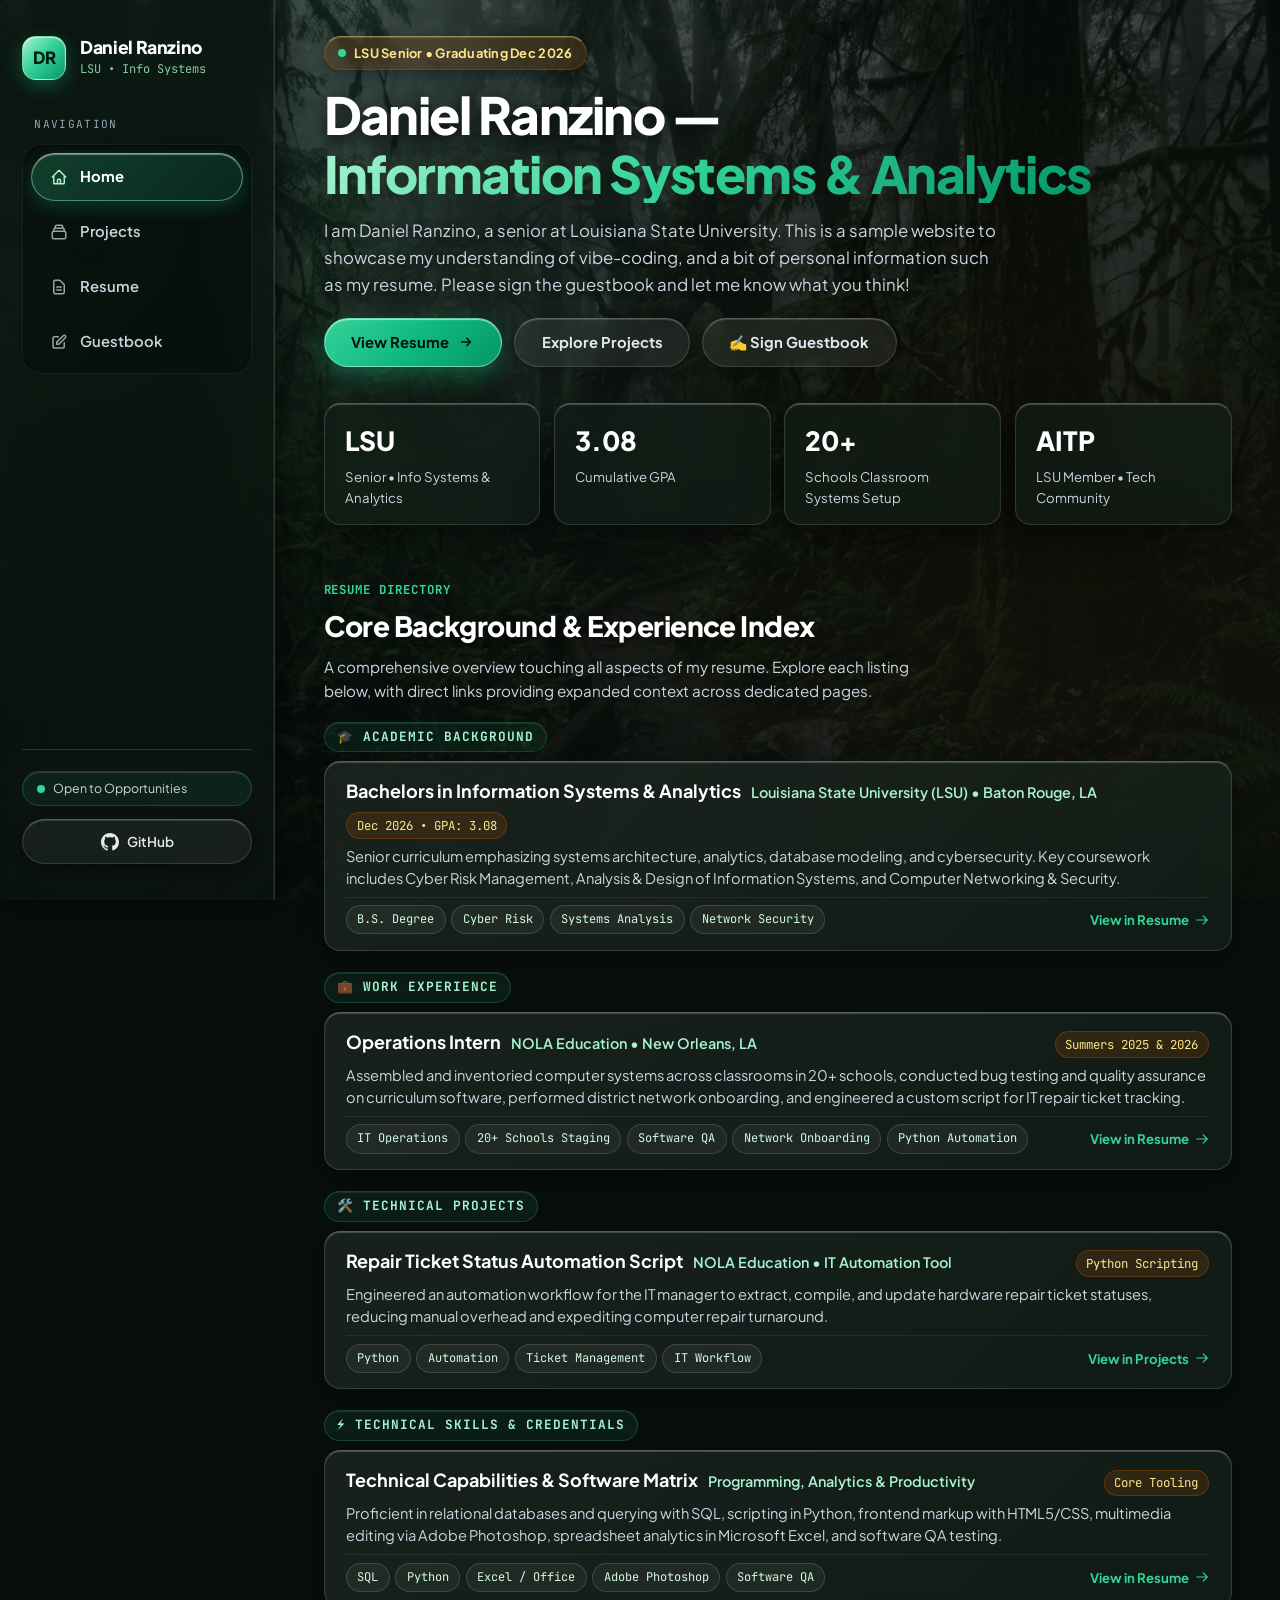
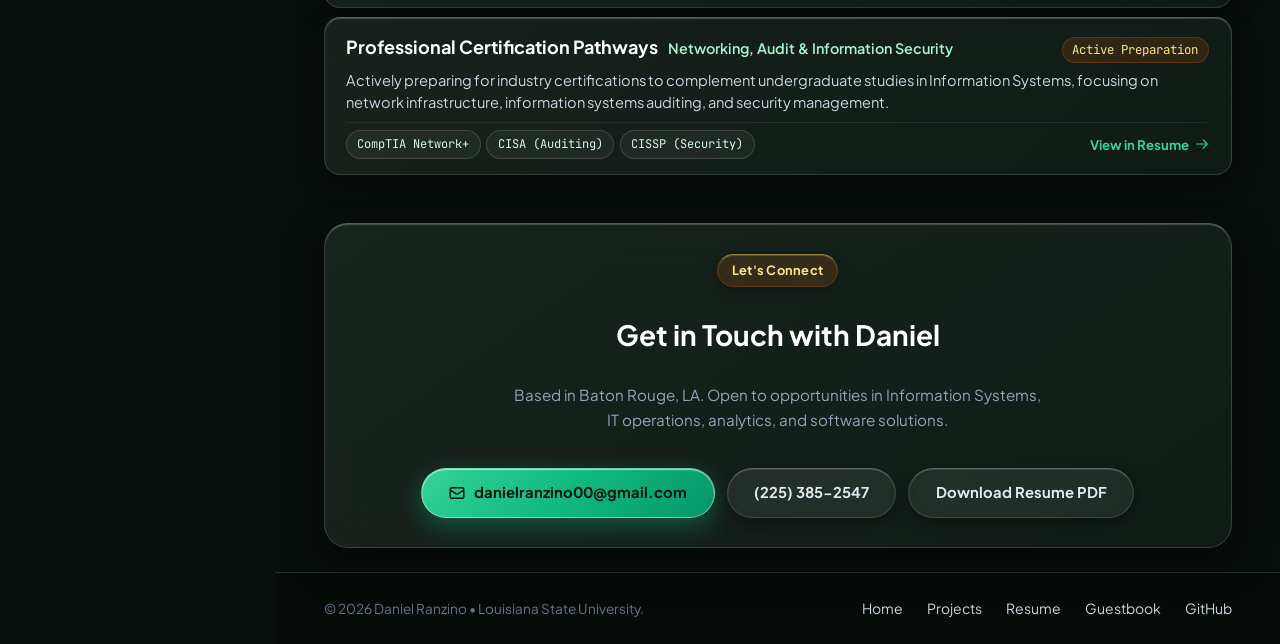
<file: index.html>
<!DOCTYPE html>
<html lang="en">
<head>
  <meta charset="UTF-8">
  <meta name="viewport" content="width=device-width, initial-scale=1.0">
  <meta name="description" content="Daniel Ranzino - Senior at Louisiana State University majoring in Information Systems and Analytics. Personal portfolio, resume, and vibe-coding projects.">
  <title>Daniel Ranzino | LSU Information Systems &amp; Analytics</title>
  <link rel="stylesheet" href="styles.css">
</head>
<body>
  <div class="app-layout">
    <!-- Enclosed Left-Hand Sidebar -->
    <aside class="app-sidebar">
      <div class="sidebar-inner">
        <div class="sidebar-top">
          <a href="index.html" class="brand-logo" id="brand-logo">
            <span class="logo-symbol">DR</span>
            <div class="brand-text">
              <span class="brand-name">Daniel Ranzino</span>
              <span class="brand-sub">LSU &bull; Info Systems</span>
            </div>
          </a>

          <div class="nav-section">
            <span class="nav-section-title">Navigation</span>
            <nav aria-label="Main Navigation" class="sidebar-nav">
              <ul class="nav-links">
                <li>
                  <a href="index.html" class="active" id="nav-home">
                    <svg fill="none" stroke="currentColor" stroke-width="2" viewBox="0 0 24 24"><path stroke-linecap="round" stroke-linejoin="round" d="M3 12l2-2m0 0l7-7 7 7M5 10v10a1 1 0 001 1h3m10-11l2 2m-2-2v10a1 1 0 01-1 1h-3m-6 0a1 1 0 001-1v-4a1 1 0 011-1h2a1 1 0 011 1v4a1 1 0 001 1m-6 0h6"/></svg>
                    <span>Home</span>
                  </a>
                </li>
                <li>
                  <a href="project.html" id="nav-projects">
                    <svg fill="none" stroke="currentColor" stroke-width="2" viewBox="0 0 24 24"><path stroke-linecap="round" stroke-linejoin="round" d="M19 11H5m14 0a2 2 0 012 2v6a2 2 0 01-2 2H5a2 2 0 01-2-2v-6a2 2 0 012-2m14 0V9a2 2 0 00-2-2M5 11V9a2 2 0 012-2m0 0V5a2 2 0 012-2h6a2 2 0 012 2v2M7 7h10"/></svg>
                    <span>Projects</span>
                  </a>
                </li>
                <li>
                  <a href="resume.html" id="nav-resume">
                    <svg fill="none" stroke="currentColor" stroke-width="2" viewBox="0 0 24 24"><path stroke-linecap="round" stroke-linejoin="round" d="M9 12h6m-6 4h6m2 5H7a2 2 0 01-2-2V5a2 2 0 012-2h5.586a1 1 0 01.707.293l5.414 5.414a1 1 0 01.293.707V19a2 2 0 01-2 2z"/></svg>
                    <span>Resume</span>
                  </a>
                </li>
                <li>
                  <a href="guestbook.html" id="nav-guestbook">
                    <svg fill="none" stroke="currentColor" stroke-width="2" viewBox="0 0 24 24"><path stroke-linecap="round" stroke-linejoin="round" d="M11 5H6a2 2 0 00-2 2v11a2 2 0 002 2h11a2 2 0 002-2v-5m-1.414-9.414a2 2 0 112.828 2.828L11.828 15H9v-2.828l8.586-8.586z"/></svg>
                    <span>Guestbook</span>
                  </a>
                </li>
              </ul>
            </nav>
          </div>
        </div>

        <div class="sidebar-footer">
          <div class="sidebar-status">
            <span class="pulse-dot"></span>
            <span>Open to Opportunities</span>
          </div>
          <a href="https://github.com/dranzino/dranzinowebsite2026" target="_blank" rel="noopener noreferrer" class="nav-action-btn" id="github-link">
            <svg width="18" height="18" viewBox="0 0 24 24" fill="currentColor">
              <path d="M12 0C5.37 0 0 5.37 0 12c0 5.31 3.435 9.795 8.205 11.385.6.105.825-.255.825-.57 0-.285-.015-1.23-.015-2.235-3.015.555-3.795-.735-4.035-1.41-.135-.345-.72-1.41-1.23-1.695-.42-.225-1.02-.78-.015-.795.945-.015 1.62.87 1.845 1.23 1.08 1.815 2.805 1.305 3.495.99.105-.78.42-1.305.765-1.605-2.67-.3-5.46-1.335-5.46-5.925 0-1.305.465-2.385 1.23-3.225-.12-.3-.54-1.53.12-3.18 0 0 1.005-.315 3.3 1.23.96-.27 1.98-.405 3-.405s2.04.135 3 .405c2.295-1.56 3.3-1.23 3.3-1.23.66 1.65.24 2.88.12 3.18.765.84 1.23 1.905 1.23 3.225 0 4.605-2.805 5.625-5.475 5.925.435.375.81 1.095.81 2.22 0 1.605-.015 2.895-.015 3.3 0 .315.225.69.825.57A12.02 12.02 0 0024 12c0-6.63-5.37-12-12-12z"/>
            </svg>
            <span>GitHub</span>
          </a>
        </div>
      </div>
    </aside>

    <!-- Main Content Column -->
    <div class="app-content">
      <main class="container">
        <!-- Hero Section -->
        <section class="hero" id="hero-section">
          <div class="hero-badge">
            <span class="pulse-dot"></span>
            <span>LSU Senior &bull; Graduating Dec 2026</span>
          </div>
          <h1 class="hero-title">
            Daniel Ranzino &mdash; <span class="gradient-text">Information Systems &amp; Analytics</span>
          </h1>
          <p class="hero-subtitle">
            I am Daniel Ranzino, a senior at Louisiana State University. This is a sample website to showcase my understanding of vibe-coding, and a bit of personal information such as my resume. Please sign the guestbook and let me know what you think!
          </p>
          <div class="hero-cta">
            <a href="resume.html" class="btn btn-primary" id="hero-cta-resume">
              <span>View Resume</span>
              <svg width="18" height="18" fill="none" stroke="currentColor" stroke-width="2" viewBox="0 0 24 24"><path stroke-linecap="round" stroke-linejoin="round" d="M13 7l5 5m0 0l-5 5m5-5H6"/></svg>
            </a>
            <a href="project.html" class="btn btn-secondary" id="hero-cta-projects">
              <span>Explore Projects</span>
            </a>
            <a href="guestbook.html" class="btn btn-secondary" id="hero-cta-guestbook">
              <span>✍️ Sign Guestbook</span>
            </a>
          </div>
        </section>

        <!-- Highlights / Key Metrics -->
        <section class="stats-grid" id="stats-section">
          <div class="stat-card">
            <div class="stat-num">LSU</div>
            <div class="stat-desc">Senior &bull; Info Systems &amp; Analytics</div>
          </div>
          <div class="stat-card">
            <div class="stat-num">3.08</div>
            <div class="stat-desc">Cumulative GPA</div>
          </div>
          <div class="stat-card">
            <div class="stat-num">20+</div>
            <div class="stat-desc">Schools Classroom Systems Setup</div>
          </div>
          <div class="stat-card">
            <div class="stat-num">AITP</div>
            <div class="stat-desc">LSU Member &bull; Tech Community</div>
          </div>
        </section>

        <!-- Resume & Portfolio Overview Directory -->
        <section class="section" id="resume-directory-section">
          <div class="section-header">
            <span class="section-tag">Resume Directory</span>
            <h2>Core Background &amp; Experience Index</h2>
            <p>A comprehensive overview touching all aspects of my resume. Explore each listing below, with direct links providing expanded context across dedicated pages.</p>
          </div>

          <div class="resume-directory">
            <!-- Group 1: Education -->
            <div class="directory-group">
              <div class="directory-category-tag">
                <span>🎓 Academic Background</span>
              </div>
              <div class="directory-list">
                <article class="directory-item">
                  <div class="directory-item-header">
                    <div class="directory-title-area">
                      <h3 class="directory-item-title">Bachelors in Information Systems &amp; Analytics</h3>
                      <span class="directory-item-org">Louisiana State University (LSU) &bull; Baton Rouge, LA</span>
                    </div>
                    <span class="directory-item-badge">Dec 2026 &bull; GPA: 3.08</span>
                  </div>
                  <p class="directory-item-desc">
                    Senior curriculum emphasizing systems architecture, analytics, database modeling, and cybersecurity. Key coursework includes Cyber Risk Management, Analysis &amp; Design of Information Systems, and Computer Networking &amp; Security.
                  </p>
                  <div class="directory-item-footer">
                    <div class="directory-tags">
                      <span class="tag">B.S. Degree</span>
                      <span class="tag">Cyber Risk</span>
                      <span class="tag">Systems Analysis</span>
                      <span class="tag">Network Security</span>
                    </div>
                    <a href="resume.html#education-section" class="directory-link">
                      <span>View in Resume</span>
                      <svg width="14" height="14" fill="none" stroke="currentColor" stroke-width="2" viewBox="0 0 24 24"><path stroke-linecap="round" stroke-linejoin="round" d="M14 5l7 7m0 0l-7 7m7-7H3"/></svg>
                    </a>
                  </div>
                </article>
              </div>
            </div>

            <!-- Group 2: Professional Experience -->
            <div class="directory-group">
              <div class="directory-category-tag">
                <span>💼 Work Experience</span>
              </div>
              <div class="directory-list">
                <article class="directory-item">
                  <div class="directory-item-header">
                    <div class="directory-title-area">
                      <h3 class="directory-item-title">Operations Intern</h3>
                      <span class="directory-item-org">NOLA Education &bull; New Orleans, LA</span>
                    </div>
                    <span class="directory-item-badge">Summers 2025 &amp; 2026</span>
                  </div>
                  <p class="directory-item-desc">
                    Assembled and inventoried computer systems across classrooms in 20+ schools, conducted bug testing and quality assurance on curriculum software, performed district network onboarding, and engineered a custom script for IT repair ticket tracking.
                  </p>
                  <div class="directory-item-footer">
                    <div class="directory-tags">
                      <span class="tag">IT Operations</span>
                      <span class="tag">20+ Schools Staging</span>
                      <span class="tag">Software QA</span>
                      <span class="tag">Network Onboarding</span>
                      <span class="tag">Python Automation</span>
                    </div>
                    <a href="resume.html#experience-section" class="directory-link">
                      <span>View in Resume</span>
                      <svg width="14" height="14" fill="none" stroke="currentColor" stroke-width="2" viewBox="0 0 24 24"><path stroke-linecap="round" stroke-linejoin="round" d="M14 5l7 7m0 0l-7 7m7-7H3"/></svg>
                    </a>
                  </div>
                </article>
              </div>
            </div>

            <!-- Group 3: Technical Projects & Systems -->
            <div class="directory-group">
              <div class="directory-category-tag">
                <span>🛠️ Technical Projects</span>
              </div>
              <div class="directory-list">
                <article class="directory-item">
                  <div class="directory-item-header">
                    <div class="directory-title-area">
                      <h3 class="directory-item-title">Repair Ticket Status Automation Script</h3>
                      <span class="directory-item-org">NOLA Education &bull; IT Automation Tool</span>
                    </div>
                    <span class="directory-item-badge">Python Scripting</span>
                  </div>
                  <p class="directory-item-desc">
                    Engineered an automation workflow for the IT manager to extract, compile, and update hardware repair ticket statuses, reducing manual overhead and expediting computer repair turnaround.
                  </p>
                  <div class="directory-item-footer">
                    <div class="directory-tags">
                      <span class="tag">Python</span>
                      <span class="tag">Automation</span>
                      <span class="tag">Ticket Management</span>
                      <span class="tag">IT Workflow</span>
                    </div>
                    <a href="project.html" class="directory-link">
                      <span>View in Projects</span>
                      <svg width="14" height="14" fill="none" stroke="currentColor" stroke-width="2" viewBox="0 0 24 24"><path stroke-linecap="round" stroke-linejoin="round" d="M14 5l7 7m0 0l-7 7m7-7H3"/></svg>
                    </a>
                  </div>
                </article>
              </div>
            </div>

            <!-- Group 4: Skills & Certifications -->
            <div class="directory-group">
              <div class="directory-category-tag">
                <span>⚡ Technical Skills &amp; Credentials</span>
              </div>
              <div class="directory-list">
                <article class="directory-item">
                  <div class="directory-item-header">
                    <div class="directory-title-area">
                      <h3 class="directory-item-title">Technical Capabilities &amp; Software Matrix</h3>
                      <span class="directory-item-org">Programming, Analytics &amp; Productivity</span>
                    </div>
                    <span class="directory-item-badge">Core Tooling</span>
                  </div>
                  <p class="directory-item-desc">
                    Proficient in relational databases and querying with SQL, scripting in Python, frontend markup with HTML5/CSS, multimedia editing via Adobe Photoshop, spreadsheet analytics in Microsoft Excel, and software QA testing.
                  </p>
                  <div class="directory-item-footer">
                    <div class="directory-tags">
                      <span class="tag">SQL</span>
                      <span class="tag">Python</span>
                      <span class="tag">Excel / Office</span>
                      <span class="tag">Adobe Photoshop</span>
                      <span class="tag">Software QA</span>
                    </div>
                    <a href="resume.html#skills-section" class="directory-link">
                      <span>View in Resume</span>
                      <svg width="14" height="14" fill="none" stroke="currentColor" stroke-width="2" viewBox="0 0 24 24"><path stroke-linecap="round" stroke-linejoin="round" d="M14 5l7 7m0 0l-7 7m7-7H3"/></svg>
                    </a>
                  </div>
                </article>

                <article class="directory-item">
                  <div class="directory-item-header">
                    <div class="directory-title-area">
                      <h3 class="directory-item-title">Professional Certification Pathways</h3>
                      <span class="directory-item-org">Networking, Audit &amp; Information Security</span>
                    </div>
                    <span class="directory-item-badge">Active Preparation</span>
                  </div>
                  <p class="directory-item-desc">
                    Actively preparing for industry certifications to complement undergraduate studies in Information Systems, focusing on network infrastructure, information systems auditing, and security management.
                  </p>
                  <div class="directory-item-footer">
                    <div class="directory-tags">
                      <span class="tag">CompTIA Network+</span>
                      <span class="tag">CISA (Auditing)</span>
                      <span class="tag">CISSP (Security)</span>
                    </div>
                    <a href="resume.html#skills-section" class="directory-link">
                      <span>View in Resume</span>
                      <svg width="14" height="14" fill="none" stroke="currentColor" stroke-width="2" viewBox="0 0 24 24"><path stroke-linecap="round" stroke-linejoin="round" d="M14 5l7 7m0 0l-7 7m7-7H3"/></svg>
                    </a>
                  </div>
                </article>
              </div>
            </div>
          </div>
        </section>

        <!-- Connect / Contact CTA -->
        <section class="section" id="contact-section">
          <div class="card" style="text-align: center; align-items: center; padding: 1.85rem 1.5rem;">
            <span class="hero-badge" style="margin-bottom: 0.35rem;">Let's Connect</span>
            <h2 style="font-size: 1.75rem; font-weight: 700; color: #fff;">Get in Touch with Daniel</h2>
            <p style="color: var(--text-muted); max-width: 540px; margin-top: 0.35rem; font-size: 0.95rem;">
              Based in Baton Rouge, LA. Open to opportunities in Information Systems, IT operations, analytics, and software solutions.
            </p>
            <div style="margin-top: 1rem; display: flex; gap: 0.75rem; flex-wrap: wrap; justify-content: center;">
              <a href="mailto:danielranzino00@gmail.com" class="btn btn-primary" id="email-cta">
                <svg width="18" height="18" fill="none" stroke="currentColor" stroke-width="2" viewBox="0 0 24 24"><path stroke-linecap="round" stroke-linejoin="round" d="M3 8l7.89 5.26a2 2 0 002.22 0L21 8M5 19h14a2 2 0 002-2V7a2 2 0 00-2-2H5a2 2 0 00-2 2v10a2 2 0 002 2z"/></svg>
                <span>danielranzino00@gmail.com</span>
              </a>
              <a href="tel:2253852547" class="btn btn-secondary">
                <span>(225) 385-2547</span>
              </a>
              <a href="Daniel_Ranzino_Resume.pdf" target="_blank" class="btn btn-secondary">
                <span>Download Resume PDF</span>
              </a>
            </div>
          </div>
        </section>
      </main>

      <!-- Footer -->
      <footer class="site-footer">
        <div class="container footer-content">
          <div class="footer-copy">
            &copy; <span id="current-year">2026</span> Daniel Ranzino &bull; Louisiana State University.
          </div>
          <div class="footer-links">
            <a href="index.html">Home</a>
            <a href="project.html">Projects</a>
            <a href="resume.html">Resume</a>
            <a href="guestbook.html">Guestbook</a>
            <a href="https://github.com/dranzino/dranzinowebsite2026" target="_blank" rel="noopener noreferrer">GitHub</a>
          </div>
        </div>
      </footer>
    </div>
  </div>

  <script>
    document.getElementById('current-year').textContent = new Date().getFullYear();
  </script>
</body>
</html>
</file>
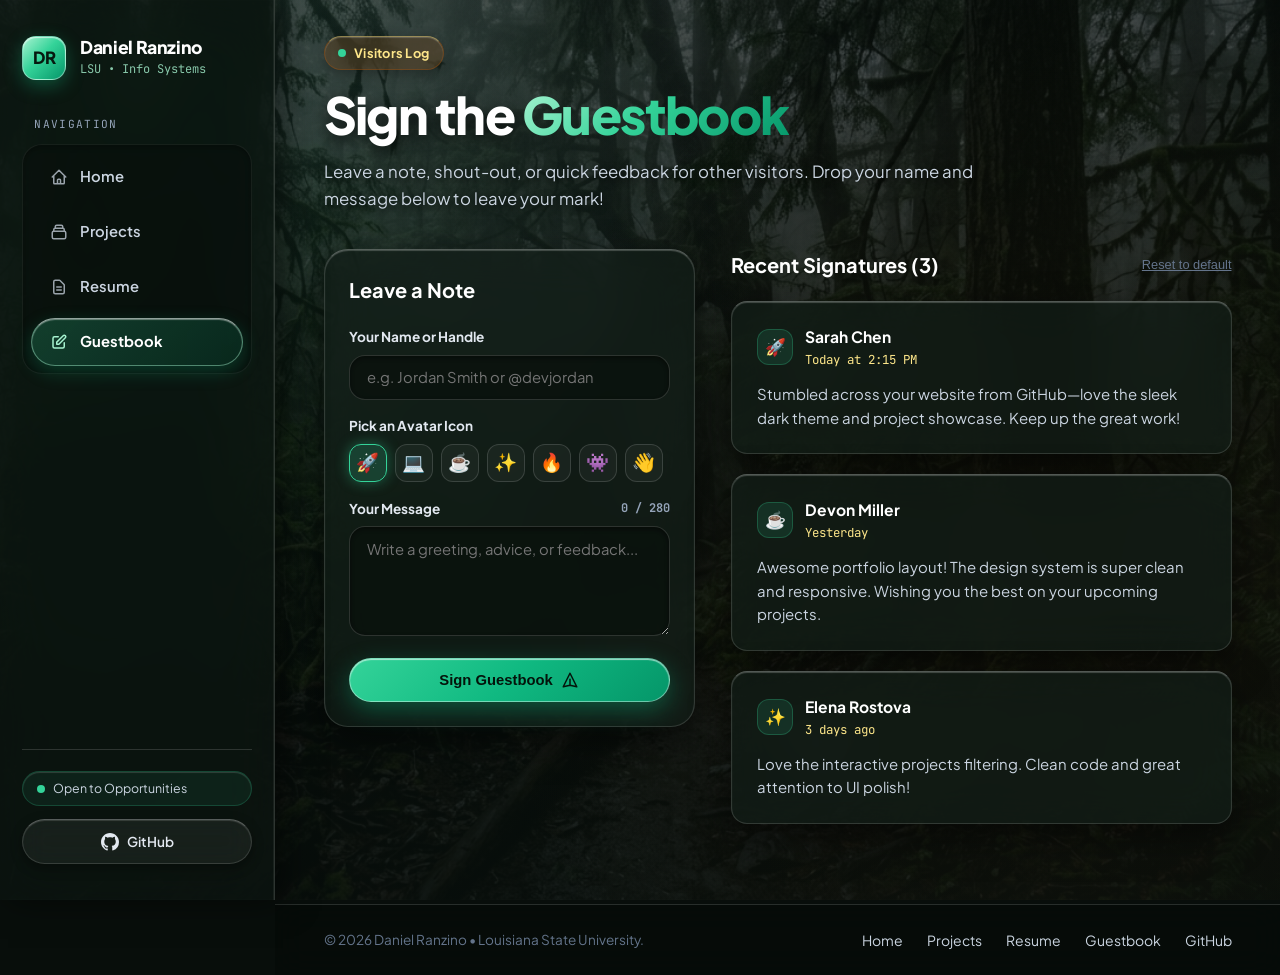
<file: guestbook.html>
<!DOCTYPE html>
<html lang="en">
<head>
  <meta charset="UTF-8">
  <meta name="viewport" content="width=device-width, initial-scale=1.0">
  <meta name="description" content="Sign the Guestbook - Leave a friendly message, feedback, or greeting on Daniel Ranzino's personal website.">
  <title>Guestbook | Daniel Ranzino</title>
  <link rel="stylesheet" href="styles.css">
</head>
<body>
  <div class="app-layout">
    <!-- Enclosed Left-Hand Sidebar -->
    <aside class="app-sidebar">
      <div class="sidebar-inner">
        <div class="sidebar-top">
          <a href="index.html" class="brand-logo" id="brand-logo">
            <span class="logo-symbol">DR</span>
            <div class="brand-text">
              <span class="brand-name">Daniel Ranzino</span>
              <span class="brand-sub">LSU &bull; Info Systems</span>
            </div>
          </a>

          <div class="nav-section">
            <span class="nav-section-title">Navigation</span>
            <nav aria-label="Main Navigation" class="sidebar-nav">
              <ul class="nav-links">
                <li>
                  <a href="index.html" id="nav-home">
                    <svg fill="none" stroke="currentColor" stroke-width="2" viewBox="0 0 24 24"><path stroke-linecap="round" stroke-linejoin="round" d="M3 12l2-2m0 0l7-7 7 7M5 10v10a1 1 0 001 1h3m10-11l2 2m-2-2v10a1 1 0 01-1 1h-3m-6 0a1 1 0 001-1v-4a1 1 0 011-1h2a1 1 0 011 1v4a1 1 0 001 1m-6 0h6"/></svg>
                    <span>Home</span>
                  </a>
                </li>
                <li>
                  <a href="project.html" id="nav-projects">
                    <svg fill="none" stroke="currentColor" stroke-width="2" viewBox="0 0 24 24"><path stroke-linecap="round" stroke-linejoin="round" d="M19 11H5m14 0a2 2 0 012 2v6a2 2 0 01-2 2H5a2 2 0 01-2-2v-6a2 2 0 012-2m14 0V9a2 2 0 00-2-2M5 11V9a2 2 0 012-2m0 0V5a2 2 0 012-2h6a2 2 0 012 2v2M7 7h10"/></svg>
                    <span>Projects</span>
                  </a>
                </li>
                <li>
                  <a href="resume.html" id="nav-resume">
                    <svg fill="none" stroke="currentColor" stroke-width="2" viewBox="0 0 24 24"><path stroke-linecap="round" stroke-linejoin="round" d="M9 12h6m-6 4h6m2 5H7a2 2 0 01-2-2V5a2 2 0 012-2h5.586a1 1 0 01.707.293l5.414 5.414a1 1 0 01.293.707V19a2 2 0 01-2 2z"/></svg>
                    <span>Resume</span>
                  </a>
                </li>
                <li>
                  <a href="guestbook.html" class="active" id="nav-guestbook">
                    <svg fill="none" stroke="currentColor" stroke-width="2" viewBox="0 0 24 24"><path stroke-linecap="round" stroke-linejoin="round" d="M11 5H6a2 2 0 00-2 2v11a2 2 0 002 2h11a2 2 0 002-2v-5m-1.414-9.414a2 2 0 112.828 2.828L11.828 15H9v-2.828l8.586-8.586z"/></svg>
                    <span>Guestbook</span>
                  </a>
                </li>
              </ul>
            </nav>
          </div>
        </div>

        <div class="sidebar-footer">
          <div class="sidebar-status">
            <span class="pulse-dot"></span>
            <span>Open to Opportunities</span>
          </div>
          <a href="https://github.com/dranzino/dranzinowebsite2026" target="_blank" rel="noopener noreferrer" class="nav-action-btn" id="github-link">
            <svg width="18" height="18" viewBox="0 0 24 24" fill="currentColor">
              <path d="M12 0C5.37 0 0 5.37 0 12c0 5.31 3.435 9.795 8.205 11.385.6.105.825-.255.825-.57 0-.285-.015-1.23-.015-2.235-3.015.555-3.795-.735-4.035-1.41-.135-.345-.72-1.41-1.23-1.695-.42-.225-1.02-.78-.015-.795.945-.015 1.62.87 1.845 1.23 1.08 1.815 2.805 1.305 3.495.99.105-.78.42-1.305.765-1.605-2.67-.3-5.46-1.335-5.46-5.925 0-1.305.465-2.385 1.23-3.225-.12-.3-.54-1.53.12-3.18 0 0 1.005-.315 3.3 1.23.96-.27 1.98-.405 3-.405s2.04.135 3 .405c2.295-1.56 3.3-1.23 3.3-1.23.66 1.65.24 2.88.12 3.18.765.84 1.23 1.905 1.23 3.225 0 4.605-2.805 5.625-5.475 5.925.435.375.81 1.095.81 2.22 0 1.605-.015 2.895-.015 3.3 0 .315.225.69.825.57A12.02 12.02 0 0024 12c0-6.63-5.37-12-12-12z"/>
            </svg>
            <span>GitHub</span>
          </a>
        </div>
      </div>
    </aside>

    <!-- Main Content Column -->
    <div class="app-content">
      <main class="container">
        <!-- Hero Section -->
        <section class="hero">
          <div class="hero-badge">
            <span class="pulse-dot"></span>
            <span>Visitors Log</span>
          </div>
          <h1 class="hero-title">Sign the <span class="gradient-text">Guestbook</span></h1>
          <p class="hero-subtitle">
            Leave a note, shout-out, or quick feedback for other visitors. Drop your name and message below to leave your mark!
          </p>
        </section>

        <!-- Guestbook Grid: Form & Feed -->
        <div class="guestbook-grid">
          <!-- Submission Form -->
          <aside class="guestbook-form-card">
            <h2 style="font-size: 1.25rem; font-weight: 700; color: #fff; margin-bottom: 1.25rem;">
              Leave a Note
            </h2>

            <form id="guestbook-form">
              <div class="form-group">
                <label class="form-label" for="guest-name-input">
                  <span>Your Name or Handle</span>
                </label>
                <input 
                  type="text" 
                  id="guest-name-input" 
                  class="form-input" 
                  placeholder="e.g. Jordan Smith or @devjordan" 
                  maxlength="40" 
                  required
                >
              </div>

              <div class="form-group">
                <label class="form-label">
                  <span>Pick an Avatar Icon</span>
                </label>
                <div class="avatar-selector" id="avatar-selector">
                  <button type="button" class="avatar-opt selected" data-avatar="🚀">🚀</button>
                  <button type="button" class="avatar-opt" data-avatar="💻">💻</button>
                  <button type="button" class="avatar-opt" data-avatar="☕">☕</button>
                  <button type="button" class="avatar-opt" data-avatar="✨">✨</button>
                  <button type="button" class="avatar-opt" data-avatar="🔥">🔥</button>
                  <button type="button" class="avatar-opt" data-avatar="👾">👾</button>
                  <button type="button" class="avatar-opt" data-avatar="👋">👋</button>
                </div>
              </div>

              <div class="form-group">
                <label class="form-label" for="guest-message-input">
                  <span>Your Message</span>
                  <span class="form-hint"><span id="char-count">0</span> / 280</span>
                </label>
                <textarea 
                  id="guest-message-input" 
                  class="form-textarea" 
                  placeholder="Write a greeting, advice, or feedback..." 
                  maxlength="280" 
                  required
                ></textarea>
              </div>

              <button type="submit" class="btn btn-primary" style="width: 100%;" id="submit-guest-btn">
                <span>Sign Guestbook</span>
                <svg width="18" height="18" fill="none" stroke="currentColor" stroke-width="2" viewBox="0 0 24 24">
                  <path stroke-linecap="round" stroke-linejoin="round" d="M12 19l9 2-9-18-9 18 9-2zm0 0v-8"/>
                </svg>
              </button>
            </form>
          </aside>

          <!-- Messages Feed -->
          <section>
            <div style="display: flex; justify-content: space-between; align-items: center; margin-bottom: 1.25rem;">
              <h2 style="font-size: 1.25rem; font-weight: 700; color: #fff;">
                Recent Signatures (<span id="total-signatures">0</span>)
              </h2>
              <button id="clear-local-btn" style="background: none; border: none; color: var(--text-dim); font-size: 0.8rem; cursor: pointer; text-decoration: underline;">
                Reset to default
              </button>
            </div>

            <div class="guest-feed" id="guest-feed">
              <!-- Dynamically populated entries -->
            </div>
          </section>
        </div>
      </main>

      <!-- Footer -->
      <footer class="site-footer" style="margin-top: 5rem;">
        <div class="container footer-content">
          <div class="footer-copy">
            &copy; <span id="current-year">2026</span> Daniel Ranzino &bull; Louisiana State University.
          </div>
          <div class="footer-links">
            <a href="index.html">Home</a>
            <a href="project.html">Projects</a>
            <a href="resume.html">Resume</a>
            <a href="guestbook.html">Guestbook</a>
            <a href="https://github.com/dranzino/dranzinowebsite2026" target="_blank" rel="noopener noreferrer">GitHub</a>
          </div>
        </div>
      </footer>
    </div>
  </div>

  <script>
    document.getElementById('current-year').textContent = new Date().getFullYear();

    // Default seed messages
    const defaultEntries = [
      {
        id: "seed-1",
        name: "Sarah Chen",
        avatar: "🚀",
        message: "Stumbled across your website from GitHub—love the sleek dark theme and project showcase. Keep up the great work!",
        date: "Today at 2:15 PM"
      },
      {
        id: "seed-2",
        name: "Devon Miller",
        avatar: "☕",
        message: "Awesome portfolio layout! The design system is super clean and responsive. Wishing you the best on your upcoming projects.",
        date: "Yesterday"
      },
      {
        id: "seed-3",
        name: "Elena Rostova",
        avatar: "✨",
        message: "Love the interactive projects filtering. Clean code and great attention to UI polish!",
        date: "3 days ago"
      }
    ];

    // Local Storage helpers
    const STORAGE_KEY = 'portfolio_guestbook_entries_v1';

    function loadEntries() {
      const stored = localStorage.getItem(STORAGE_KEY);
      if (!stored) {
        localStorage.setItem(STORAGE_KEY, JSON.stringify(defaultEntries));
        return defaultEntries;
      }
      try {
        return JSON.parse(stored);
      } catch (e) {
        return defaultEntries;
      }
    }

    function saveEntries(entries) {
      localStorage.setItem(STORAGE_KEY, JSON.stringify(entries));
    }

    // Avatar Selection Logic
    let selectedAvatar = "🚀";
    const avatarBtns = document.querySelectorAll('.avatar-opt');
    avatarBtns.forEach(btn => {
      btn.addEventListener('click', () => {
        avatarBtns.forEach(b => b.classList.remove('selected'));
        btn.classList.add('selected');
        selectedAvatar = btn.getAttribute('data-avatar');
      });
    });

    // Character Counter
    const messageInput = document.getElementById('guest-message-input');
    const charCounter = document.getElementById('char-count');
    messageInput.addEventListener('input', () => {
      charCounter.textContent = messageInput.value.length;
    });

    // Render entries to feed
    const feedContainer = document.getElementById('guest-feed');
    const countDisplay = document.getElementById('total-signatures');

    function renderFeed() {
      const entries = loadEntries();
      countDisplay.textContent = entries.length;
      feedContainer.innerHTML = '';

      entries.forEach(entry => {
        const card = document.createElement('article');
        card.className = 'guest-card';
        card.innerHTML = `
          <div class="guest-card-header">
            <div class="guest-author">
              <div class="guest-avatar-icon">${escapeHtml(entry.avatar || '👋')}</div>
              <div>
                <div class="guest-name">${escapeHtml(entry.name)}</div>
                <div class="guest-date">${escapeHtml(entry.date)}</div>
              </div>
            </div>
          </div>
          <p class="guest-message">${escapeHtml(entry.message)}</p>
        `;
        feedContainer.appendChild(card);
      });
    }

    function escapeHtml(str) {
      return str.replace(/[&<>'"]/g, 
        tag => ({ '&': '&amp;', '<': '&lt;', '>': '&gt;', "'": '&#39;', '"': '&quot;' }[tag] || tag)
      );
    }

    // Handle Form Submit
    const guestForm = document.getElementById('guestbook-form');
    guestForm.addEventListener('submit', (e) => {
      e.preventDefault();
      const name = document.getElementById('guest-name-input').value.trim();
      const message = messageInput.value.trim();

      if (!name || !message) return;

      const newEntry = {
        id: 'entry-' + Date.now(),
        name: name,
        avatar: selectedAvatar,
        message: message,
        date: "Just now"
      };

      const currentEntries = loadEntries();
      currentEntries.unshift(newEntry);
      saveEntries(currentEntries);

      // Re-render and clear form
      renderFeed();
      guestForm.reset();
      charCounter.textContent = "0";

      // Reset avatar selection
      avatarBtns.forEach(b => b.classList.remove('selected'));
      avatarBtns[0].classList.add('selected');
      selectedAvatar = "🚀";
    });

    // Reset button
    document.getElementById('clear-local-btn').addEventListener('click', () => {
      if (confirm('Reset guestbook entries back to defaults?')) {
        localStorage.removeItem(STORAGE_KEY);
        renderFeed();
      }
    });

    // Initial render
    renderFeed();
  </script>
</body>
</html>
</file>
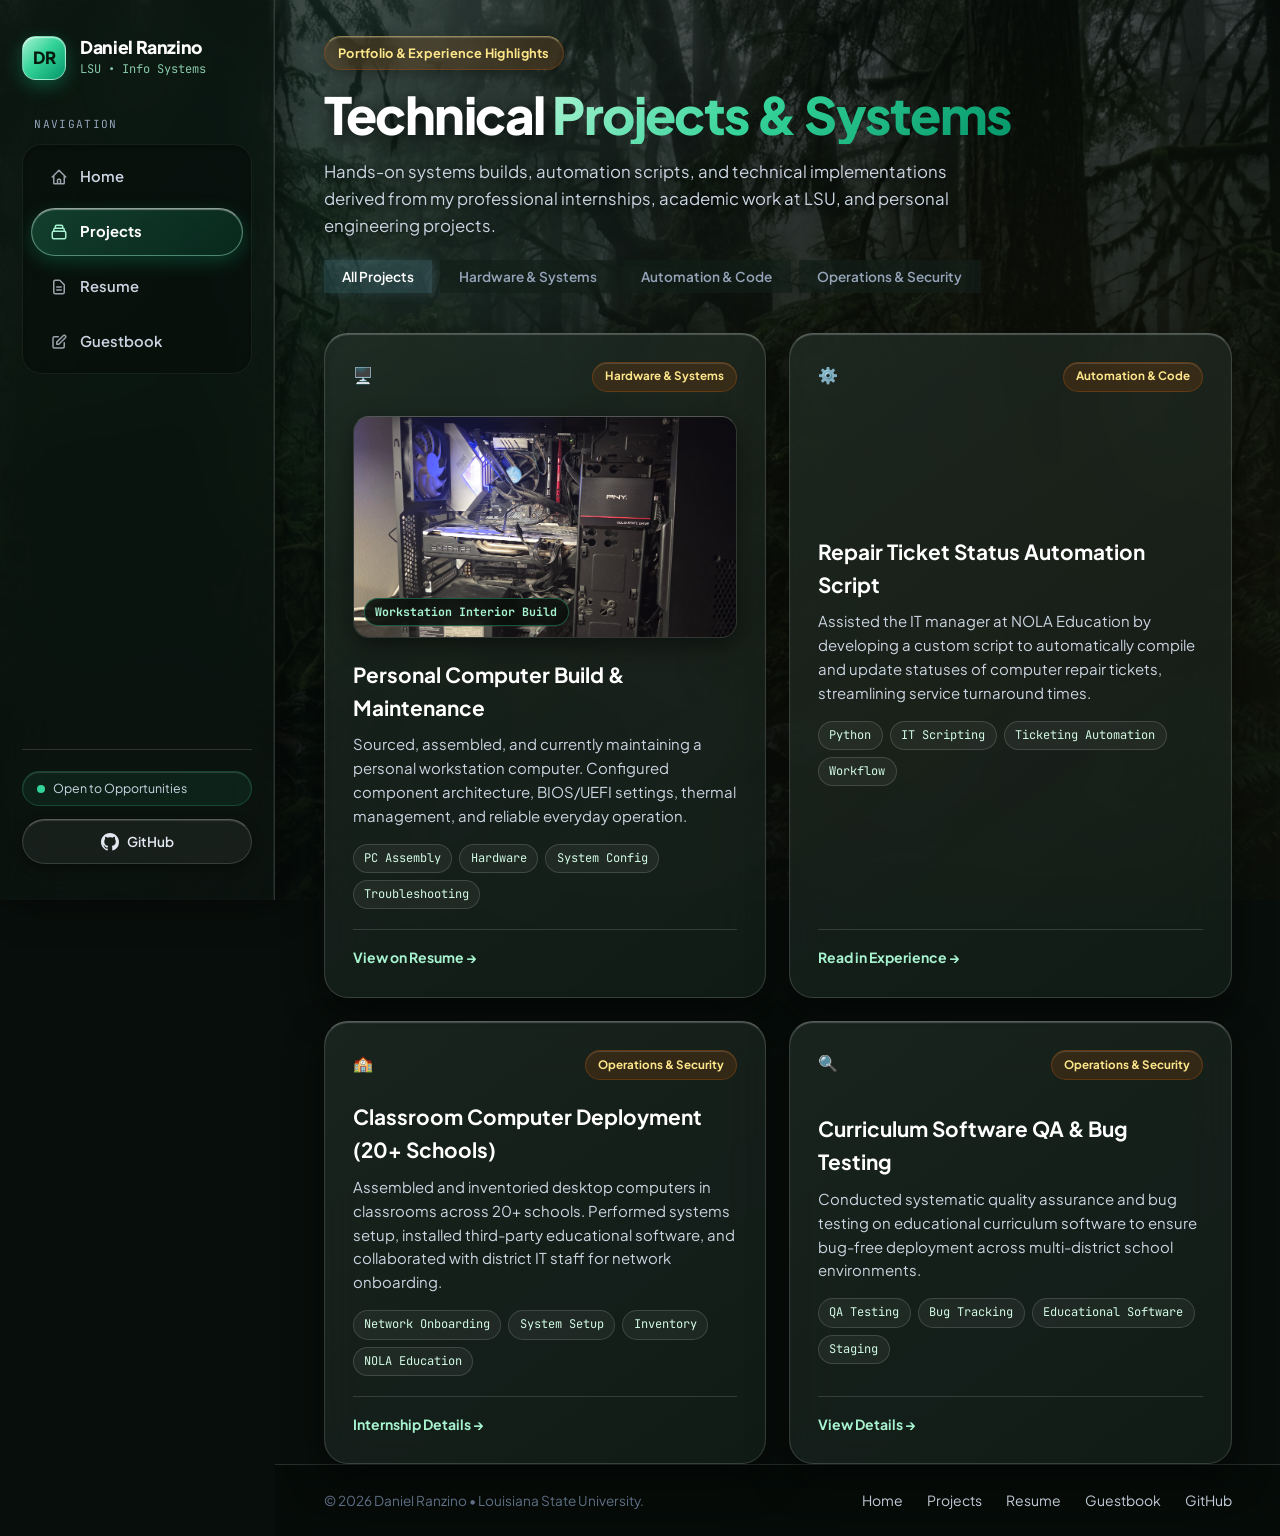
<file: project.html>
<!DOCTYPE html>
<html lang="en">
<head>
  <meta charset="UTF-8">
  <meta name="viewport" content="width=device-width, initial-scale=1.0">
  <meta name="description" content="Projects Portfolio of Daniel Ranzino - Hardware builds, operations automation, network systems onboarding, and vibe-coding projects.">
  <title>Projects &amp; Builds | Daniel Ranzino</title>
  <link rel="stylesheet" href="styles.css">
  <style>
    /* Filter Tabs Styling */
    .filter-tabs {
      display: flex;
      flex-wrap: wrap;
      gap: 0.5rem;
      margin-bottom: 2.5rem;
    }
    .filter-btn {
      background: var(--bg-card);
      border: 1px solid var(--border-subtle);
      color: var(--text-muted);
      padding: 0.5rem 1.15rem;
      border-radius: var(--radius-sm);
      font-size: 0.85rem;
      font-weight: 600;
      cursor: pointer;
      transition: all var(--transition-fast);
      font-family: inherit;
    }
    .filter-btn:hover {
      color: var(--text-main);
      border-color: rgba(186, 215, 242, 0.3);
      background: rgba(255, 255, 255, 0.05);
    }
    .filter-btn.active {
      background: rgba(125, 211, 252, 0.15);
      border-color: var(--primary);
      color: #fff;
      box-shadow: 0 0 12px rgba(125, 211, 252, 0.15);
    }
    .project-card-hidden {
      display: none !important;
    }
  </style>
</head>
<body>
  <div class="app-layout">
    <!-- Enclosed Left-Hand Sidebar -->
    <aside class="app-sidebar">
      <div class="sidebar-inner">
        <div class="sidebar-top">
          <a href="index.html" class="brand-logo" id="brand-logo">
            <span class="logo-symbol">DR</span>
            <div class="brand-text">
              <span class="brand-name">Daniel Ranzino</span>
              <span class="brand-sub">LSU &bull; Info Systems</span>
            </div>
          </a>

          <div class="nav-section">
            <span class="nav-section-title">Navigation</span>
            <nav aria-label="Main Navigation" class="sidebar-nav">
              <ul class="nav-links">
                <li>
                  <a href="index.html" id="nav-home">
                    <svg fill="none" stroke="currentColor" stroke-width="2" viewBox="0 0 24 24"><path stroke-linecap="round" stroke-linejoin="round" d="M3 12l2-2m0 0l7-7 7 7M5 10v10a1 1 0 001 1h3m10-11l2 2m-2-2v10a1 1 0 01-1 1h-3m-6 0a1 1 0 001-1v-4a1 1 0 011-1h2a1 1 0 011 1v4a1 1 0 001 1m-6 0h6"/></svg>
                    <span>Home</span>
                  </a>
                </li>
                <li>
                  <a href="project.html" class="active" id="nav-projects">
                    <svg fill="none" stroke="currentColor" stroke-width="2" viewBox="0 0 24 24"><path stroke-linecap="round" stroke-linejoin="round" d="M19 11H5m14 0a2 2 0 012 2v6a2 2 0 01-2 2H5a2 2 0 01-2-2v-6a2 2 0 012-2m14 0V9a2 2 0 00-2-2M5 11V9a2 2 0 012-2m0 0V5a2 2 0 012-2h6a2 2 0 012 2v2M7 7h10"/></svg>
                    <span>Projects</span>
                  </a>
                </li>
                <li>
                  <a href="resume.html" id="nav-resume">
                    <svg fill="none" stroke="currentColor" stroke-width="2" viewBox="0 0 24 24"><path stroke-linecap="round" stroke-linejoin="round" d="M9 12h6m-6 4h6m2 5H7a2 2 0 01-2-2V5a2 2 0 012-2h5.586a1 1 0 01.707.293l5.414 5.414a1 1 0 01.293.707V19a2 2 0 01-2 2z"/></svg>
                    <span>Resume</span>
                  </a>
                </li>
                <li>
                  <a href="guestbook.html" id="nav-guestbook">
                    <svg fill="none" stroke="currentColor" stroke-width="2" viewBox="0 0 24 24"><path stroke-linecap="round" stroke-linejoin="round" d="M11 5H6a2 2 0 00-2 2v11a2 2 0 002 2h11a2 2 0 002-2v-5m-1.414-9.414a2 2 0 112.828 2.828L11.828 15H9v-2.828l8.586-8.586z"/></svg>
                    <span>Guestbook</span>
                  </a>
                </li>
              </ul>
            </nav>
          </div>
        </div>

        <div class="sidebar-footer">
          <div class="sidebar-status">
            <span class="pulse-dot"></span>
            <span>Open to Opportunities</span>
          </div>
          <a href="https://github.com/dranzino/dranzinowebsite2026" target="_blank" rel="noopener noreferrer" class="nav-action-btn" id="github-link">
            <svg width="18" height="18" viewBox="0 0 24 24" fill="currentColor">
              <path d="M12 0C5.37 0 0 5.37 0 12c0 5.31 3.435 9.795 8.205 11.385.6.105.825-.255.825-.57 0-.285-.015-1.23-.015-2.235-3.015.555-3.795-.735-4.035-1.41-.135-.345-.72-1.41-1.23-1.695-.42-.225-1.02-.78-.015-.795.945-.015 1.62.87 1.845 1.23 1.08 1.815 2.805 1.305 3.495.99.105-.78.42-1.305.765-1.605-2.67-.3-5.46-1.335-5.46-5.925 0-1.305.465-2.385 1.23-3.225-.12-.3-.54-1.53.12-3.18 0 0 1.005-.315 3.3 1.23.96-.27 1.98-.405 3-.405s2.04.135 3 .405c2.295-1.56 3.3-1.23 3.3-1.23.66 1.65.24 2.88.12 3.18.765.84 1.23 1.905 1.23 3.225 0 4.605-2.805 5.625-5.475 5.925.435.375.81 1.095.81 2.22 0 1.605-.015 2.895-.015 3.3 0 .315.225.69.825.57A12.02 12.02 0 0024 12c0-6.63-5.37-12-12-12z"/>
            </svg>
            <span>GitHub</span>
          </a>
        </div>
      </div>
    </aside>

    <!-- Main Content Column -->
    <div class="app-content">
      <main class="container">
        <!-- Projects Hero Header -->
        <section class="hero">
          <div class="hero-badge">
            <span>Portfolio &amp; Experience Highlights</span>
          </div>
          <h1 class="hero-title">Technical <span class="gradient-text">Projects &amp; Systems</span></h1>
          <p class="hero-subtitle">
            Hands-on systems builds, automation scripts, and technical implementations derived from my professional internships, academic work at LSU, and personal engineering projects.
          </p>
        </section>

        <!-- Project Filter Buttons -->
        <div class="filter-tabs" role="tablist" aria-label="Filter projects">
          <button class="filter-btn active" data-filter="all">All Projects</button>
          <button class="filter-btn" data-filter="hardware">Hardware &amp; Systems</button>
          <button class="filter-btn" data-filter="automation">Automation &amp; Code</button>
          <button class="filter-btn" data-filter="operations">Operations &amp; Security</button>
        </div>

        <!-- Projects Grid -->
        <section class="card-grid" id="projects-grid">
          <!-- Project 1: Personal Computer Build -->
          <article class="card" data-category="hardware">
            <div class="card-top">
              <div class="card-icon">🖥️</div>
              <span class="card-badge">Hardware &amp; Systems</span>
            </div>
            <div class="card-image-wrap">
              <img src="unnamed.jpg" alt="Interior view of Daniel's custom personal computer workstation build" loading="lazy">
              <span class="card-image-badge">Workstation Interior Build</span>
            </div>
            <div class="card-body">
              <h3>Personal Computer Build &amp; Maintenance</h3>
              <p>Sourced, assembled, and currently maintaining a personal workstation computer. Configured component architecture, BIOS/UEFI settings, thermal management, and reliable everyday operation.</p>
              <div class="tags-list">
                <span class="tag">PC Assembly</span>
                <span class="tag">Hardware</span>
                <span class="tag">System Config</span>
                <span class="tag">Troubleshooting</span>
              </div>
            </div>
            <div class="card-actions">
              <a href="resume.html#projects-section" class="link-btn">View on Resume &rarr;</a>
            </div>
          </article>

          <!-- Project 2: Repair Ticket Automation -->
          <article class="card" data-category="automation">
            <div class="card-top">
              <div class="card-icon">⚙️</div>
              <span class="card-badge">Automation &amp; Code</span>
            </div>
            <div class="card-body">
              <h3>Repair Ticket Status Automation Script</h3>
              <p>Assisted the IT manager at NOLA Education by developing a custom script to automatically compile and update statuses of computer repair tickets, streamlining service turnaround times.</p>
              <div class="tags-list">
                <span class="tag">Python</span>
                <span class="tag">IT Scripting</span>
                <span class="tag">Ticketing Automation</span>
                <span class="tag">Workflow</span>
              </div>
            </div>
            <div class="card-actions">
              <a href="resume.html#experience-section" class="link-btn">Read in Experience &rarr;</a>
            </div>
          </article>

          <!-- Project 3: 20+ Schools Systems Deployment -->
          <article class="card" data-category="operations">
            <div class="card-top">
              <div class="card-icon">🏫</div>
              <span class="card-badge">Operations &amp; Security</span>
            </div>
            <div class="card-body">
              <h3>Classroom Computer Deployment (20+ Schools)</h3>
              <p>Assembled and inventoried desktop computers in classrooms across 20+ schools. Performed systems setup, installed third-party educational software, and collaborated with district IT staff for network onboarding.</p>
              <div class="tags-list">
                <span class="tag">Network Onboarding</span>
                <span class="tag">System Setup</span>
                <span class="tag">Inventory</span>
                <span class="tag">NOLA Education</span>
              </div>
            </div>
            <div class="card-actions">
              <a href="resume.html#experience-section" class="link-btn">Internship Details &rarr;</a>
            </div>
          </article>

          <!-- Project 4: Curriculum Software QA -->
          <article class="card" data-category="operations">
            <div class="card-top">
              <div class="card-icon">🔍</div>
              <span class="card-badge">Operations &amp; Security</span>
            </div>
            <div class="card-body">
              <h3>Curriculum Software QA &amp; Bug Testing</h3>
              <p>Conducted systematic quality assurance and bug testing on educational curriculum software to ensure bug-free deployment across multi-district school environments.</p>
              <div class="tags-list">
                <span class="tag">QA Testing</span>
                <span class="tag">Bug Tracking</span>
                <span class="tag">Educational Software</span>
                <span class="tag">Staging</span>
              </div>
            </div>
            <div class="card-actions">
              <a href="resume.html#experience-section" class="link-btn">View Details &rarr;</a>
            </div>
          </article>
        </section>
      </main>

      <!-- Footer -->
      <footer class="site-footer">
        <div class="container footer-content">
          <div class="footer-copy">
            &copy; <span id="current-year">2026</span> Daniel Ranzino &bull; Louisiana State University.
          </div>
          <div class="footer-links">
            <a href="index.html">Home</a>
            <a href="project.html">Projects</a>
            <a href="resume.html">Resume</a>
            <a href="guestbook.html">Guestbook</a>
            <a href="https://github.com/dranzino/dranzinowebsite2026" target="_blank" rel="noopener noreferrer">GitHub</a>
          </div>
        </div>
      </footer>
    </div>
  </div>

  <script>
    document.getElementById('current-year').textContent = new Date().getFullYear();

    // Interactive Category Filter Logic
    const filterBtns = document.querySelectorAll('.filter-btn');
    const projectCards = document.querySelectorAll('#projects-grid .card');

    filterBtns.forEach(btn => {
      btn.addEventListener('click', () => {
        filterBtns.forEach(b => b.classList.remove('active'));
        btn.classList.add('active');

        const filter = btn.getAttribute('data-filter');

        projectCards.forEach(card => {
          if (filter === 'all' || card.getAttribute('data-category') === filter) {
            card.classList.remove('project-card-hidden');
          } else {
            card.classList.add('project-card-hidden');
          }
        });
      });
    });
  </script>
</body>
</html>
</file>
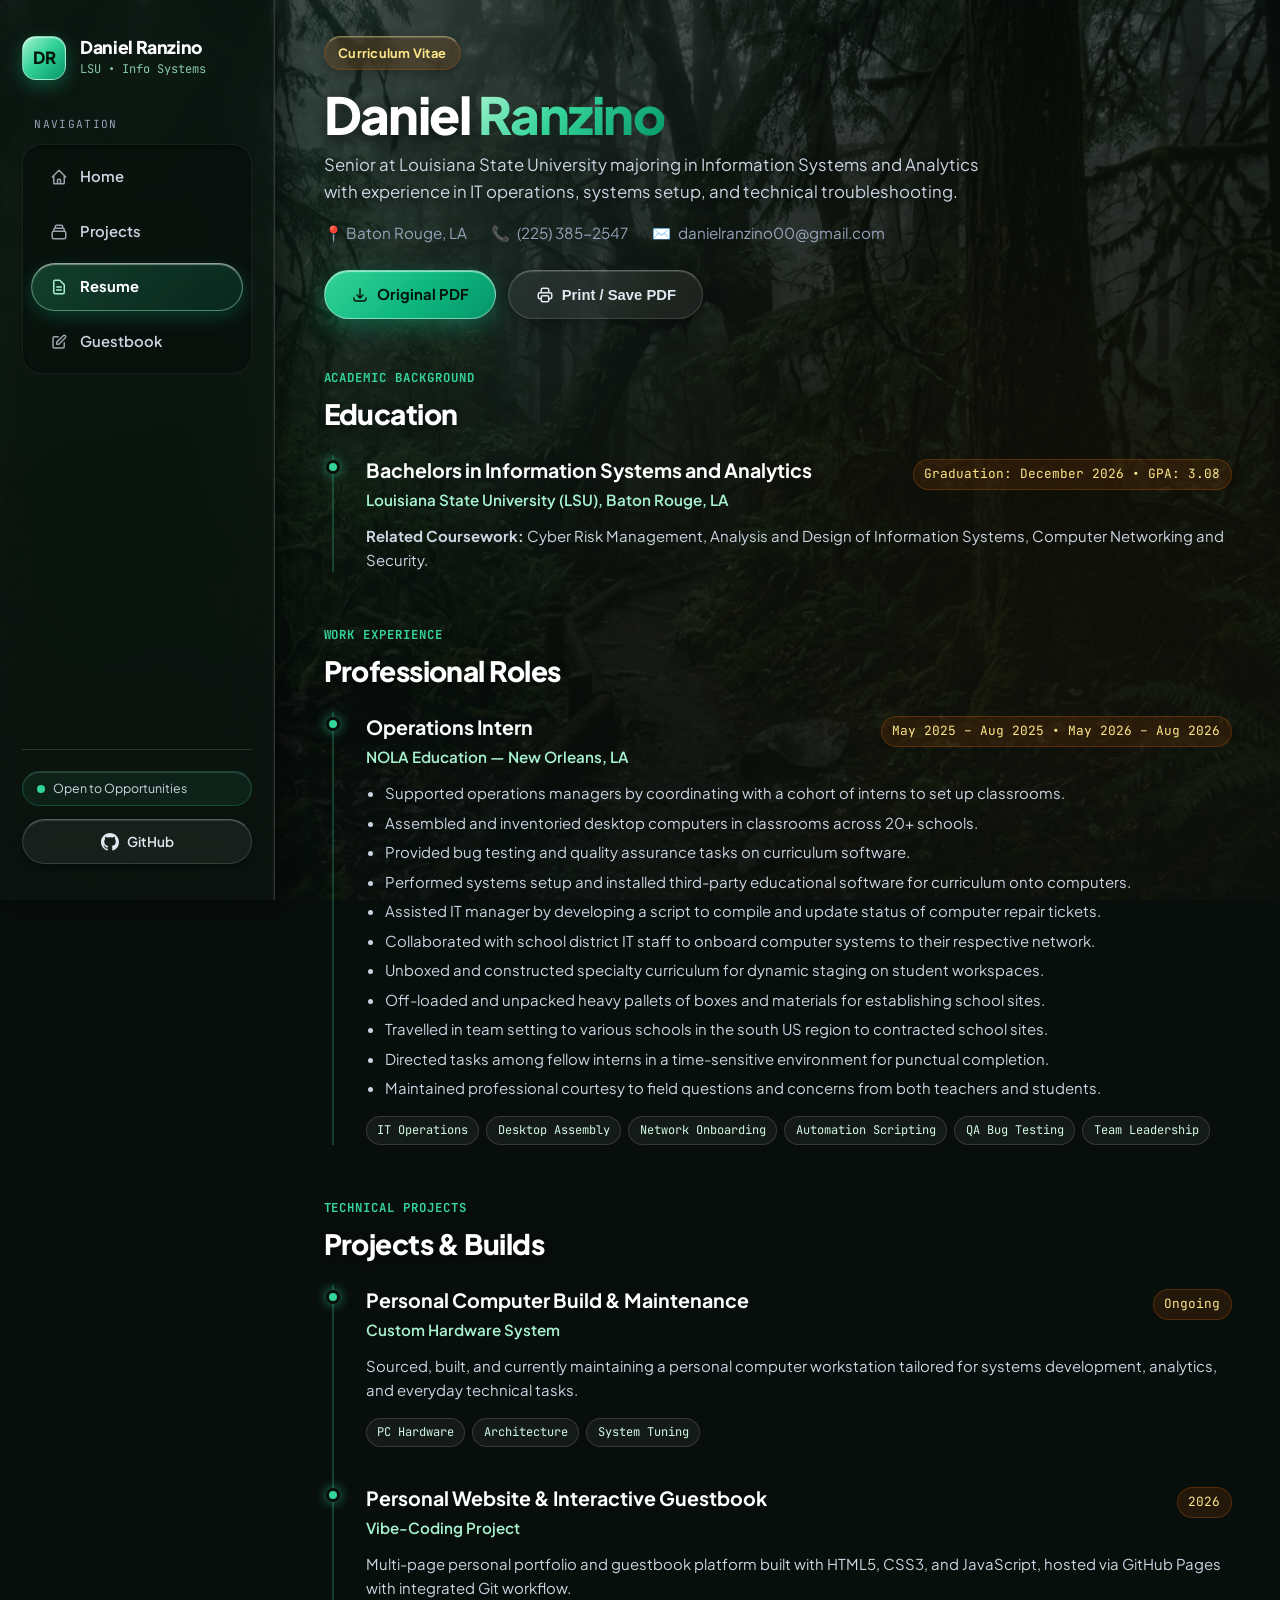
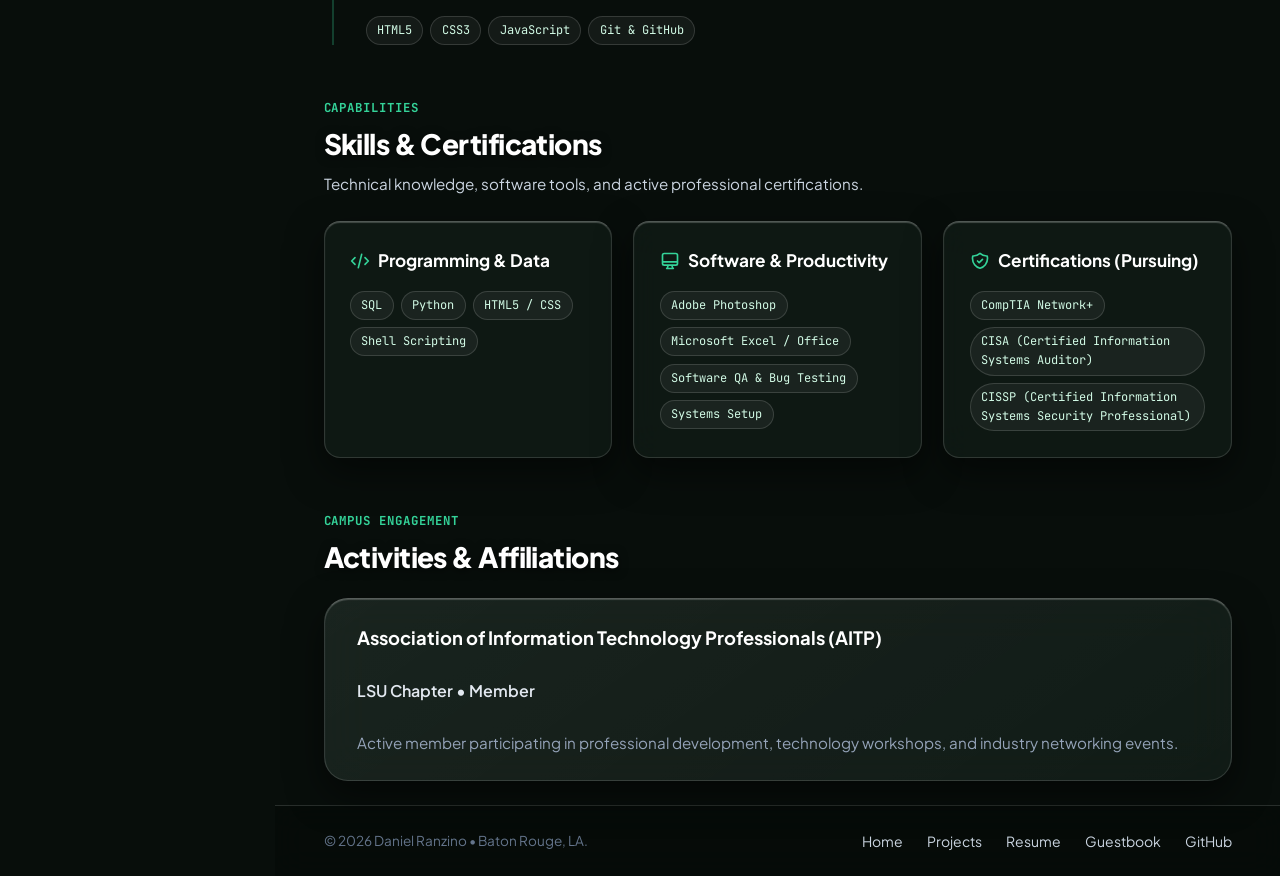
<file: resume.html>
<!DOCTYPE html>
<html lang="en">
<head>
  <meta charset="UTF-8">
  <meta name="viewport" content="width=device-width, initial-scale=1.0">
  <meta name="description" content="Resume of Daniel Ranzino - Senior in Information Systems and Analytics at Louisiana State University. Experience in operations, IT systems setup, and technical analysis.">
  <title>Resume &amp; Experience | Daniel Ranzino</title>
  <link rel="stylesheet" href="styles.css">
  <style>
    .contact-bar {
      display: flex;
      flex-wrap: wrap;
      gap: 1.5rem;
      margin-top: 1rem;
      font-size: 0.95rem;
      color: var(--text-muted);
    }
    .contact-item {
      display: inline-flex;
      align-items: center;
      gap: 0.45rem;
    }
    .contact-item a {
      color: var(--primary);
    }
    .contact-item a:hover {
      text-decoration: underline;
      color: #fff;
    }
  </style>
</head>
<body>
  <div class="app-layout">
    <!-- Enclosed Left-Hand Sidebar -->
    <aside class="app-sidebar">
      <div class="sidebar-inner">
        <div class="sidebar-top">
          <a href="index.html" class="brand-logo" id="brand-logo">
            <span class="logo-symbol">DR</span>
            <div class="brand-text">
              <span class="brand-name">Daniel Ranzino</span>
              <span class="brand-sub">LSU &bull; Info Systems</span>
            </div>
          </a>

          <div class="nav-section">
            <span class="nav-section-title">Navigation</span>
            <nav aria-label="Main Navigation" class="sidebar-nav">
              <ul class="nav-links">
                <li>
                  <a href="index.html" id="nav-home">
                    <svg fill="none" stroke="currentColor" stroke-width="2" viewBox="0 0 24 24"><path stroke-linecap="round" stroke-linejoin="round" d="M3 12l2-2m0 0l7-7 7 7M5 10v10a1 1 0 001 1h3m10-11l2 2m-2-2v10a1 1 0 01-1 1h-3m-6 0a1 1 0 001-1v-4a1 1 0 011-1h2a1 1 0 011 1v4a1 1 0 001 1m-6 0h6"/></svg>
                    <span>Home</span>
                  </a>
                </li>
                <li>
                  <a href="project.html" id="nav-projects">
                    <svg fill="none" stroke="currentColor" stroke-width="2" viewBox="0 0 24 24"><path stroke-linecap="round" stroke-linejoin="round" d="M19 11H5m14 0a2 2 0 012 2v6a2 2 0 01-2 2H5a2 2 0 01-2-2v-6a2 2 0 012-2m14 0V9a2 2 0 00-2-2M5 11V9a2 2 0 012-2m0 0V5a2 2 0 012-2h6a2 2 0 012 2v2M7 7h10"/></svg>
                    <span>Projects</span>
                  </a>
                </li>
                <li>
                  <a href="resume.html" class="active" id="nav-resume">
                    <svg fill="none" stroke="currentColor" stroke-width="2" viewBox="0 0 24 24"><path stroke-linecap="round" stroke-linejoin="round" d="M9 12h6m-6 4h6m2 5H7a2 2 0 01-2-2V5a2 2 0 012-2h5.586a1 1 0 01.707.293l5.414 5.414a1 1 0 01.293.707V19a2 2 0 01-2 2z"/></svg>
                    <span>Resume</span>
                  </a>
                </li>
                <li>
                  <a href="guestbook.html" id="nav-guestbook">
                    <svg fill="none" stroke="currentColor" stroke-width="2" viewBox="0 0 24 24"><path stroke-linecap="round" stroke-linejoin="round" d="M11 5H6a2 2 0 00-2 2v11a2 2 0 002 2h11a2 2 0 002-2v-5m-1.414-9.414a2 2 0 112.828 2.828L11.828 15H9v-2.828l8.586-8.586z"/></svg>
                    <span>Guestbook</span>
                  </a>
                </li>
              </ul>
            </nav>
          </div>
        </div>

        <div class="sidebar-footer">
          <div class="sidebar-status">
            <span class="pulse-dot"></span>
            <span>Open to Opportunities</span>
          </div>
          <a href="https://github.com/dranzino/dranzinowebsite2026" target="_blank" rel="noopener noreferrer" class="nav-action-btn" id="github-link">
            <svg width="18" height="18" viewBox="0 0 24 24" fill="currentColor">
              <path d="M12 0C5.37 0 0 5.37 0 12c0 5.31 3.435 9.795 8.205 11.385.6.105.825-.255.825-.57 0-.285-.015-1.23-.015-2.235-3.015.555-3.795-.735-4.035-1.41-.135-.345-.72-1.41-1.23-1.695-.42-.225-1.02-.78-.015-.795.945-.015 1.62.87 1.845 1.23 1.08 1.815 2.805 1.305 3.495.99.105-.78.42-1.305.765-1.605-2.67-.3-5.46-1.335-5.46-5.925 0-1.305.465-2.385 1.23-3.225-.12-.3-.54-1.53.12-3.18 0 0 1.005-.315 3.3 1.23.96-.27 1.98-.405 3-.405s2.04.135 3 .405c2.295-1.56 3.3-1.23 3.3-1.23.66 1.65.24 2.88.12 3.18.765.84 1.23 1.905 1.23 3.225 0 4.605-2.805 5.625-5.475 5.925.435.375.81 1.095.81 2.22 0 1.605-.015 2.895-.015 3.3 0 .315.225.69.825.57A12.02 12.02 0 0024 12c0-6.63-5.37-12-12-12z"/>
            </svg>
            <span>GitHub</span>
          </a>
        </div>
      </div>
    </aside>

    <!-- Main Content Column -->
    <div class="app-content">
      <main class="container">
        <!-- Page Intro -->
        <section class="hero">
          <div class="hero-badge">
            <span>Curriculum Vitae</span>
          </div>
          <div style="display: flex; justify-content: space-between; align-items: flex-end; width: 100%; flex-wrap: wrap; gap: 1.5rem;">
            <div>
              <h1 class="hero-title" style="margin-bottom: 0.5rem;">Daniel <span class="gradient-text">Ranzino</span></h1>
              <p class="hero-subtitle">Senior at Louisiana State University majoring in Information Systems and Analytics with experience in IT operations, systems setup, and technical troubleshooting.</p>
              <div class="contact-bar">
                <span class="contact-item">📍 Baton Rouge, LA</span>
                <span class="contact-item">📞 <a href="tel:2253852547">(225) 385-2547</a></span>
                <span class="contact-item">✉️ <a href="mailto:danielranzino00@gmail.com">danielranzino00@gmail.com</a></span>
              </div>
            </div>
            <div class="resume-actions" style="display: flex; gap: 0.75rem; flex-wrap: wrap;">
              <a href="Daniel_Ranzino_Resume.pdf" target="_blank" class="btn btn-primary" id="download-pdf-btn">
                <svg width="18" height="18" fill="none" stroke="currentColor" stroke-width="2" viewBox="0 0 24 24"><path stroke-linecap="round" stroke-linejoin="round" d="M4 16v1a3 3 0 003 3h10a3 3 0 003-3v-1m-4-4l-4 4m0 0l-4-4m4 4V4"/></svg>
                <span>Original PDF</span>
              </a>
              <button onclick="window.print()" class="btn btn-secondary" id="print-resume-btn">
                <svg width="18" height="18" fill="none" stroke="currentColor" stroke-width="2" viewBox="0 0 24 24"><path stroke-linecap="round" stroke-linejoin="round" d="M17 17h2a2 2 0 002-2v-4a2 2 0 00-2-2H5a2 2 0 00-2 2v4a2 2 0 002 2h2m2 4h6a2 2 0 002-2v-4a2 2 0 00-2-2H9a2 2 0 00-2 2v4a2 2 0 002 2zm8-12V5a2 2 0 00-2-2H9a2 2 0 00-2 2v4h10z"/></svg>
                <span>Print / Save PDF</span>
              </button>
            </div>
          </div>
        </section>

        <!-- Education Section -->
        <section class="section" id="education-section">
          <div class="section-header">
            <span class="section-tag">Academic Background</span>
            <h2>Education</h2>
          </div>

          <div class="timeline">
            <div class="timeline-item">
              <div class="timeline-dot"></div>
              <div class="timeline-header">
                <div>
                  <h3 class="timeline-role">Bachelors in Information Systems and Analytics</h3>
                  <span class="timeline-company">Louisiana State University (LSU), Baton Rouge, LA</span>
                </div>
                <span class="timeline-period">Graduation: December 2026 &bull; GPA: 3.08</span>
              </div>
              <div class="timeline-desc">
                <p><strong>Related Coursework:</strong> Cyber Risk Management, Analysis and Design of Information Systems, Computer Networking and Security.</p>
              </div>
            </div>
          </div>
        </section>

        <!-- Professional Experience Timeline -->
        <section class="section" id="experience-section">
          <div class="section-header">
            <span class="section-tag">Work Experience</span>
            <h2>Professional Roles</h2>
          </div>

          <div class="timeline">
            <!-- Operations Intern -->
            <div class="timeline-item">
              <div class="timeline-dot"></div>
              <div class="timeline-header">
                <div>
                  <h3 class="timeline-role">Operations Intern</h3>
                  <span class="timeline-company">NOLA Education &mdash; New Orleans, LA</span>
                </div>
                <span class="timeline-period">May 2025 &ndash; Aug 2025 &bull; May 2026 &ndash; Aug 2026</span>
              </div>
              <div class="timeline-desc">
                <ul>
                  <li>Supported operations managers by coordinating with a cohort of interns to set up classrooms.</li>
                  <li>Assembled and inventoried desktop computers in classrooms across 20+ schools.</li>
                  <li>Provided bug testing and quality assurance tasks on curriculum software.</li>
                  <li>Performed systems setup and installed third-party educational software for curriculum onto computers.</li>
                  <li>Assisted IT manager by developing a script to compile and update status of computer repair tickets.</li>
                  <li>Collaborated with school district IT staff to onboard computer systems to their respective network.</li>
                  <li>Unboxed and constructed specialty curriculum for dynamic staging on student workspaces.</li>
                  <li>Off-loaded and unpacked heavy pallets of boxes and materials for establishing school sites.</li>
                  <li>Travelled in team setting to various schools in the south US region to contracted school sites.</li>
                  <li>Directed tasks among fellow interns in a time-sensitive environment for punctual completion.</li>
                  <li>Maintained professional courtesy to field questions and concerns from both teachers and students.</li>
                </ul>
                <div class="tags-list">
                  <span class="tag">IT Operations</span>
                  <span class="tag">Desktop Assembly</span>
                  <span class="tag">Network Onboarding</span>
                  <span class="tag">Automation Scripting</span>
                  <span class="tag">QA Bug Testing</span>
                  <span class="tag">Team Leadership</span>
                </div>
              </div>
            </div>
          </div>
        </section>

        <!-- Projects Section -->
        <section class="section" id="projects-section">
          <div class="section-header">
            <span class="section-tag">Technical Projects</span>
            <h2>Projects &amp; Builds</h2>
          </div>

          <div class="timeline">
            <div class="timeline-item">
              <div class="timeline-dot"></div>
              <div class="timeline-header">
                <div>
                  <h3 class="timeline-role">Personal Computer Build &amp; Maintenance</h3>
                  <span class="timeline-company">Custom Hardware System</span>
                </div>
                <span class="timeline-period">Ongoing</span>
              </div>
              <div class="timeline-desc">
                <p>Sourced, built, and currently maintaining a personal computer workstation tailored for systems development, analytics, and everyday technical tasks.</p>
                <div class="tags-list">
                  <span class="tag">PC Hardware</span>
                  <span class="tag">Architecture</span>
                  <span class="tag">System Tuning</span>
                </div>
              </div>
            </div>

            <div class="timeline-item">
              <div class="timeline-dot"></div>
              <div class="timeline-header">
                <div>
                  <h3 class="timeline-role">Personal Website &amp; Interactive Guestbook</h3>
                  <span class="timeline-company">Vibe-Coding Project</span>
                </div>
                <span class="timeline-period">2026</span>
              </div>
              <div class="timeline-desc">
                <p>Multi-page personal portfolio and guestbook platform built with HTML5, CSS3, and JavaScript, hosted via GitHub Pages with integrated Git workflow.</p>
                <div class="tags-list">
                  <span class="tag">HTML5</span>
                  <span class="tag">CSS3</span>
                  <span class="tag">JavaScript</span>
                  <span class="tag">Git &amp; GitHub</span>
                </div>
              </div>
            </div>
          </div>
        </section>

        <!-- Technical Skills Matrix -->
        <section class="section" id="skills-section">
          <div class="section-header">
            <span class="section-tag">Capabilities</span>
            <h2>Skills &amp; Certifications</h2>
            <p>Technical knowledge, software tools, and active professional certifications.</p>
          </div>

          <div class="skills-container">
            <div class="skills-group">
              <h3>
                <svg width="20" height="20" fill="none" stroke="currentColor" stroke-width="2" viewBox="0 0 24 24"><path stroke-linecap="round" stroke-linejoin="round" d="M10 20l4-16m4 4l4 4-4 4M6 16l-4-4 4-4"/></svg>
                Programming &amp; Data
              </h3>
              <div class="tags-list">
                <span class="tag">SQL</span>
                <span class="tag">Python</span>
                <span class="tag">HTML5 / CSS</span>
                <span class="tag">Shell Scripting</span>
              </div>
            </div>

            <div class="skills-group">
              <h3>
                <svg width="20" height="20" fill="none" stroke="currentColor" stroke-width="2" viewBox="0 0 24 24"><path stroke-linecap="round" stroke-linejoin="round" d="M9.75 17L9 20l-1 1h8l-1-1-.75-3M3 13h18M5 17h14a2 2 0 002-2V5a2 2 0 00-2-2H5a2 2 0 00-2 2v10a2 2 0 002 2z"/></svg>
                Software &amp; Productivity
              </h3>
              <div class="tags-list">
                <span class="tag">Adobe Photoshop</span>
                <span class="tag">Microsoft Excel / Office</span>
                <span class="tag">Software QA &amp; Bug Testing</span>
                <span class="tag">Systems Setup</span>
              </div>
            </div>

            <div class="skills-group">
              <h3>
                <svg width="20" height="20" fill="none" stroke="currentColor" stroke-width="2" viewBox="0 0 24 24"><path stroke-linecap="round" stroke-linejoin="round" d="M9 12l2 2 4-4m5.618-4.016A11.955 11.955 0 0112 2.944a11.955 11.955 0 01-8.618 3.04A12.02 12.02 0 003 9c0 5.591 3.824 10.29 9 11.622 5.176-1.332 9-6.03 9-11.622 0-1.042-.133-2.052-.382-3.016z"/></svg>
                Certifications (Pursuing)
              </h3>
              <div class="tags-list">
                <span class="tag">CompTIA Network+</span>
                <span class="tag">CISA (Certified Information Systems Auditor)</span>
                <span class="tag">CISSP (Certified Information Systems Security Professional)</span>
              </div>
            </div>
          </div>
        </section>

        <!-- Activities & Memberships -->
        <section class="section" id="activities-section">
          <div class="section-header">
            <span class="section-tag">Campus Engagement</span>
            <h2>Activities &amp; Affiliations</h2>
          </div>

          <div class="card" style="padding: 1.5rem 2rem;">
            <h3 style="color: #fff; font-size: 1.15rem; margin-bottom: 0.35rem;">
              Association of Information Technology Professionals (AITP)
            </h3>
            <p style="color: var(--secondary); font-weight: 600; margin-bottom: 0.5rem;">LSU Chapter &bull; Member</p>
            <p style="color: var(--text-muted); font-size: 0.95rem;">
              Active member participating in professional development, technology workshops, and industry networking events.
            </p>
          </div>
        </section>
      </main>

      <!-- Footer -->
      <footer class="site-footer">
        <div class="container footer-content">
          <div class="footer-copy">
            &copy; <span id="current-year">2026</span> Daniel Ranzino &bull; Baton Rouge, LA.
          </div>
          <div class="footer-links">
            <a href="index.html">Home</a>
            <a href="project.html">Projects</a>
            <a href="resume.html">Resume</a>
            <a href="guestbook.html">Guestbook</a>
            <a href="https://github.com/dranzino/dranzinowebsite2026" target="_blank" rel="noopener noreferrer">GitHub</a>
          </div>
        </div>
      </footer>
    </div>
  </div>

  <script>
    document.getElementById('current-year').textContent = new Date().getFullYear();
  </script>
</body>
</html>
</file>
<file: styles.css>
/* ==========================================================================
   Moody Natural Rainforest Theme (Glassy Bubble Aesthetic)
   Palette: Foggy Greys, Deep Moss Greens, Earthy Bark Browns & Mist White
   Background: Foggy Rainforest with Frosted Glass Bubble Windows
   ========================================================================== */

@import url('https://fonts.googleapis.com/css2?family=Plus+Jakarta+Sans:wght@300;400;500;600;700;800&family=JetBrains+Mono:wght@400;500;600&display=swap');

:root {
  /* Moody Natural Color Palette */
  --bg-primary: #080e0b;
  --bg-overlay: rgba(7, 14, 11, 0.76);
  --bg-sidebar: rgba(13, 22, 17, 0.72);
  --bg-card: rgba(18, 30, 24, 0.68);
  --bg-card-hover: rgba(24, 40, 32, 0.82);
  --bg-input: rgba(11, 18, 14, 0.85);

  /* Foggy Greys */
  --mist-grey-light: #e2e8f0;
  --mist-grey: #cbd5e1;
  --text-muted: #94a3b8;
  --text-dim: #64748b;

  /* Nature Greens */
  --moss-light: #a7f3d0;
  --moss-primary: #34d399;
  --forest-green: #10b981;
  --pine-deep: #064e3b;
  --green-glow: rgba(52, 211, 153, 0.28);

  /* Earthy Browns & Amber */
  --bark-brown: #92400e;
  --earth-warm: #b45309;
  --amber-soft: #fde68a;
  --brown-badge: rgba(146, 64, 14, 0.2);
  --brown-border: rgba(180, 83, 9, 0.35);

  /* Glass Bubble Borders & Reflections */
  --glass-border: rgba(255, 255, 255, 0.14);
  --glass-border-highlight: rgba(255, 255, 255, 0.28);
  --glass-reflection: inset 0 1px 1px 0 rgba(255, 255, 255, 0.22);
  --bubble-shadow: 0 14px 36px 0 rgba(0, 0, 0, 0.5);

  /* Gradients */
  --gradient-nature: linear-gradient(135deg, #a7f3d0 0%, #34d399 45%, #059669 100%);
  --gradient-earth: linear-gradient(135deg, #d97706 0%, #92400e 100%);
  --gradient-bubble-card: linear-gradient(145deg, rgba(255, 255, 255, 0.05) 0%, rgba(255, 255, 255, 0.01) 100%);

  /* Typography */
  --font-sans: 'Plus Jakarta Sans', -apple-system, BlinkMacSystemFont, 'Segoe UI', sans-serif;
  --font-mono: 'JetBrains Mono', monospace;

  /* Bubble Dimensions (Generous, Organic, Rounded) */
  --sidebar-width: 275px;
  --max-content-width: 980px;
  --radius-bubble: 24px;
  --radius-bubble-sm: 16px;
  --radius-full: 9999px;

  /* Transitions */
  --transition-fast: 0.15s ease;
  --transition-normal: 0.25s cubic-bezier(0.16, 1, 0.3, 1);
}

/* Base Resets */
*, *::before, *::after {
  box-sizing: border-box;
  margin: 0;
  padding: 0;
}

html {
  scroll-behavior: smooth;
  color-scheme: dark;
  overflow-x: hidden;
  max-width: 100%;
}

/* Moody Foggy Rainforest Background */
body {
  font-family: var(--font-sans);
  background-color: var(--bg-primary);
  background-image: 
    radial-gradient(circle at 15% 15%, rgba(52, 211, 153, 0.07) 0%, transparent 45%),
    radial-gradient(circle at 85% 65%, rgba(180, 83, 9, 0.06) 0%, transparent 50%),
    linear-gradient(180deg, rgba(6, 12, 9, 0.74) 0%, rgba(8, 15, 12, 0.88) 100%),
    url('foggy_rainforest.jpg');
  background-size: auto, auto, auto, cover;
  background-position: center;
  background-repeat: no-repeat;
  background-attachment: fixed;
  color: var(--mist-grey-light);
  line-height: 1.6;
  min-height: 100vh;
  overflow-x: hidden;
  max-width: 100%;
  position: relative;
  overflow-wrap: break-word;
}

a {
  color: inherit;
  text-decoration: none;
  transition: color var(--transition-fast);
}

img {
  max-width: 100%;
  height: auto;
  display: block;
}

/* ==========================================================================
   Two-Column App Layout (Glassy Bubble Sidebar + Content)
   ========================================================================== */
.app-layout {
  display: flex;
  min-height: 100vh;
  width: 100%;
  max-width: 100%;
  overflow-x: hidden;
  position: relative;
}

/* Glassy Bubble Left-Hand Sidebar */
.app-sidebar {
  width: var(--sidebar-width);
  flex-shrink: 0;
  background: var(--bg-sidebar);
  border-right: 1px solid var(--glass-border);
  box-shadow: 
    inset -1px 0 1px rgba(255, 255, 255, 0.07),
    8px 0 32px rgba(0, 0, 0, 0.55);
  backdrop-filter: blur(28px) saturate(140%);
  -webkit-backdrop-filter: blur(28px) saturate(140%);
  position: sticky;
  top: 0;
  height: 100vh;
  z-index: 100;
  display: flex;
  flex-direction: column;
  justify-content: space-between;
  padding: 2.25rem 1.4rem;
}

.sidebar-inner {
  display: flex;
  flex-direction: column;
  height: 100%;
  justify-content: space-between;
}

.sidebar-top {
  display: flex;
  flex-direction: column;
  gap: 2.25rem;
}

/* Brand Identity */
.brand-logo {
  display: flex;
  align-items: center;
  gap: 0.85rem;
}

/* Bubble Avatar Badge */
.brand-logo .logo-symbol {
  width: 44px;
  height: 44px;
  border-radius: 14px;
  background: var(--gradient-nature);
  border: 1px solid rgba(255, 255, 255, 0.4);
  box-shadow: 
    inset 0 1px 1px rgba(255, 255, 255, 0.6),
    0 6px 18px rgba(16, 185, 129, 0.35);
  display: grid;
  place-items: center;
  font-size: 1.05rem;
  font-weight: 800;
  color: #06190f;
}

.brand-text {
  display: flex;
  flex-direction: column;
}

.brand-name {
  font-weight: 800;
  font-size: 1.1rem;
  letter-spacing: -0.02em;
  color: #ffffff;
  line-height: 1.2;
}

.brand-sub {
  font-size: 0.75rem;
  color: var(--moss-light);
  opacity: 0.8;
  font-family: var(--font-mono);
  margin-top: 2px;
}

/* Enclosed Bubble Navigation Section */
.nav-section {
  display: flex;
  flex-direction: column;
  gap: 0.65rem;
}

.nav-section-title {
  font-size: 0.7rem;
  font-family: var(--font-mono);
  text-transform: uppercase;
  letter-spacing: 0.12em;
  color: var(--text-muted);
  padding-left: 0.75rem;
}

.sidebar-nav {
  width: 100%;
}

.nav-links {
  list-style: none;
  display: flex;
  flex-direction: column;
  gap: 0.45rem;
  background: rgba(0, 0, 0, 0.22);
  padding: 0.45rem;
  border-radius: 20px;
  border: 1px solid rgba(255, 255, 255, 0.06);
  box-shadow: inset 0 2px 6px rgba(0, 0, 0, 0.3);
}

/* Bubble Pill Nav Items */
.nav-links a {
  display: flex;
  align-items: center;
  gap: 0.75rem;
  padding: 0.7rem 1.15rem;
  border-radius: var(--radius-full);
  font-size: 0.925rem;
  font-weight: 600;
  color: var(--mist-grey);
  border: 1px solid transparent;
  transition: all var(--transition-normal);
}

.nav-links a svg {
  width: 18px;
  height: 18px;
  opacity: 0.75;
  transition: opacity var(--transition-fast);
}

.nav-links a:hover {
  color: #fff;
  background: rgba(255, 255, 255, 0.08);
  border-color: rgba(255, 255, 255, 0.16);
  transform: translateX(3px);
  box-shadow: 0 4px 14px rgba(0, 0, 0, 0.25);
}

.nav-links a:hover svg {
  opacity: 1;
  color: var(--moss-light);
}

/* Active Glass Bubble Pill */
.nav-links a.active {
  color: #ffffff;
  background: linear-gradient(135deg, rgba(52, 211, 153, 0.24) 0%, rgba(16, 185, 129, 0.14) 100%);
  border: 1px solid rgba(167, 243, 208, 0.45);
  border-top: 1px solid rgba(255, 255, 255, 0.55);
  box-shadow: 
    inset 0 1px 1px rgba(255, 255, 255, 0.4),
    0 6px 18px rgba(16, 185, 129, 0.25);
  font-weight: 700;
}

.nav-links a.active svg {
  opacity: 1;
  color: var(--moss-light);
}

/* Sidebar Footer (Status Bubble & GitHub Pill) */
.sidebar-footer {
  display: flex;
  flex-direction: column;
  gap: 0.85rem;
  padding-top: 1.35rem;
  border-top: 1px solid var(--glass-border);
}

.sidebar-status {
  display: flex;
  align-items: center;
  gap: 0.5rem;
  font-size: 0.775rem;
  color: var(--mist-grey);
  padding: 0.4rem 0.85rem;
  background: rgba(52, 211, 153, 0.08);
  border: 1px solid rgba(52, 211, 153, 0.22);
  border-radius: var(--radius-full);
  box-shadow: inset 0 1px 1px rgba(255, 255, 255, 0.15);
}

.nav-action-btn {
  display: inline-flex;
  align-items: center;
  justify-content: center;
  gap: 0.5rem;
  font-size: 0.85rem;
  font-weight: 600;
  padding: 0.65rem 1.15rem;
  border-radius: var(--radius-full);
  background: rgba(255, 255, 255, 0.05);
  border: 1px solid var(--glass-border);
  border-top: 1px solid var(--glass-border-highlight);
  color: var(--mist-grey-light);
  box-shadow: 
    inset 0 1px 1px rgba(255, 255, 255, 0.15),
    0 4px 12px rgba(0, 0, 0, 0.35);
  backdrop-filter: blur(12px);
  transition: all var(--transition-normal);
  width: 100%;
}

.nav-action-btn:hover {
  background: rgba(52, 211, 153, 0.12);
  border-color: rgba(52, 211, 153, 0.4);
  color: #fff;
  transform: translateY(-1px);
}

/* ==========================================================================
   Main Content Area
   ========================================================================== */
.app-content {
  flex: 1;
  min-width: 0;
  max-width: 100%;
  display: flex;
  flex-direction: column;
  width: 100%;
  overflow-x: hidden;
}

.container {
  width: 100%;
  max-width: var(--max-content-width);
  margin-inline: auto;
  padding-inline: 2.25rem;
  position: relative;
  z-index: 1;
  box-sizing: border-box;
}

@media (max-width: 640px) {
  .container {
    padding-inline: 1.05rem;
  }
}

/* Page Hero Section */
.hero {
  padding: 2.25rem 0 1.25rem;
  display: flex;
  flex-direction: column;
  align-items: flex-start;
  gap: 0.95rem;
}

.hero-badge {
  display: inline-flex;
  align-items: center;
  gap: 0.5rem;
  padding: 0.35rem 0.85rem;
  border-radius: var(--radius-full);
  background: rgba(180, 83, 9, 0.18);
  border: 1px solid var(--brown-border);
  border-top: 1px solid rgba(253, 230, 138, 0.45);
  color: var(--amber-soft);
  font-size: 0.8rem;
  font-weight: 700;
  letter-spacing: 0.02em;
  box-shadow: 
    inset 0 1px 1px rgba(255, 255, 255, 0.2),
    0 4px 14px rgba(0, 0, 0, 0.3);
  backdrop-filter: blur(12px);
}

.pulse-dot {
  width: 8px;
  height: 8px;
  border-radius: 50%;
  background: var(--moss-primary);
  box-shadow: 0 0 0 0 rgba(52, 211, 153, 0.7);
  animation: pulse 2s infinite;
}

@keyframes pulse {
  0% { transform: scale(0.95); box-shadow: 0 0 0 0 rgba(52, 211, 153, 0.7); }
  70% { transform: scale(1); box-shadow: 0 0 0 6px rgba(52, 211, 153, 0); }
  100% { transform: scale(0.95); box-shadow: 0 0 0 0 rgba(52, 211, 153, 0); }
}

.hero-title {
  font-size: clamp(2rem, 4vw, 3.25rem);
  font-weight: 800;
  line-height: 1.15;
  letter-spacing: -0.03em;
  color: #ffffff;
  text-shadow: 0 4px 16px rgba(0, 0, 0, 0.7);
}

.gradient-text {
  background: var(--gradient-nature);
  -webkit-background-clip: text;
  background-clip: text;
  -webkit-text-fill-color: transparent;
  display: inline-block;
  text-shadow: none;
}

.hero-subtitle {
  font-size: 1.05rem;
  color: var(--mist-grey);
  max-width: 680px;
  line-height: 1.6;
  text-shadow: 0 2px 8px rgba(0, 0, 0, 0.7);
}

.hero-cta {
  display: flex;
  flex-wrap: wrap;
  gap: 0.75rem;
  margin-top: 0.25rem;
}

/* ==========================================================================
   Glassy Bubble Buttons
   ========================================================================== */
.btn {
  display: inline-flex;
  align-items: center;
  justify-content: center;
  gap: 0.5rem;
  padding: 0.75rem 1.65rem;
  border-radius: var(--radius-full);
  font-size: 0.925rem;
  font-weight: 700;
  cursor: pointer;
  transition: all var(--transition-normal);
  border: 1px solid transparent;
  max-width: 100%;
  backdrop-filter: blur(16px);
  -webkit-backdrop-filter: blur(16px);
}

/* Moss Emerald Glassy Bubble Primary */
.btn-primary {
  background: linear-gradient(135deg, #34d399 0%, #10b981 50%, #059669 100%);
  border: 1px solid rgba(255, 255, 255, 0.4);
  color: #04140b;
  box-shadow: 
    inset 0 1px 1px rgba(255, 255, 255, 0.6),
    0 8px 24px rgba(16, 185, 129, 0.38);
}

.btn-primary:hover {
  transform: translateY(-2px);
  box-shadow: 
    inset 0 1px 1px rgba(255, 255, 255, 0.8),
    0 12px 30px rgba(16, 185, 129, 0.5);
  background: linear-gradient(135deg, #6ee7b7 0%, #34d399 50%, #10b981 100%);
}

/* Frosted Glass Secondary */
.btn-secondary {
  background: rgba(255, 255, 255, 0.06);
  border: 1px solid var(--glass-border);
  border-top: 1px solid var(--glass-border-highlight);
  color: var(--mist-grey-light);
  box-shadow: 
    inset 0 1px 1px rgba(255, 255, 255, 0.16),
    0 6px 18px rgba(0, 0, 0, 0.35);
}

.btn-secondary:hover {
  background: rgba(52, 211, 153, 0.12);
  border-color: rgba(52, 211, 153, 0.4);
  color: #fff;
  transform: translateY(-2px);
  box-shadow: 0 8px 24px rgba(0, 0, 0, 0.45);
}

/* ==========================================================================
   Glassy Bubble Stat Grid
   ========================================================================== */
.stats-grid {
  display: grid;
  grid-template-columns: repeat(auto-fit, minmax(min(100%, 180px), 1fr));
  gap: 0.85rem;
  margin-block: 1rem 1.65rem;
  width: 100%;
}

.stat-card {
  background: var(--bg-card);
  border: 1px solid var(--glass-border);
  border-top: 1px solid var(--glass-border-highlight);
  border-radius: var(--radius-bubble-sm);
  padding: 1rem 1.25rem;
  backdrop-filter: blur(20px) saturate(130%);
  -webkit-backdrop-filter: blur(20px) saturate(130%);
  box-shadow: var(--glass-reflection), var(--bubble-shadow);
  min-width: 0;
  transition: transform var(--transition-normal), border-color var(--transition-normal);
}

.stat-card:hover {
  transform: translateY(-2px);
  border-color: rgba(52, 211, 153, 0.4);
}

.stat-num {
  font-size: 1.65rem;
  font-weight: 800;
  color: #fff;
  font-family: var(--font-sans);
}

.stat-desc {
  font-size: 0.825rem;
  color: var(--mist-grey);
  margin-top: 0.2rem;
}

/* ==========================================================================
   Content Sections & Glassy Bubble Cards
   ========================================================================== */
.section {
  padding-block: 1.5rem;
}

.section-header {
  margin-bottom: 1.15rem;
}

.section-header .section-tag {
  color: var(--moss-primary);
  font-size: 0.775rem;
  font-weight: 700;
  text-transform: uppercase;
  letter-spacing: 0.08em;
  font-family: var(--font-mono);
}

.section-header h2 {
  font-size: 1.75rem;
  font-weight: 800;
  letter-spacing: -0.02em;
  margin-top: 0.2rem;
  color: #fff;
  text-shadow: 0 2px 10px rgba(0, 0, 0, 0.6);
}

.section-header p {
  color: var(--mist-grey);
  margin-top: 0.35rem;
  max-width: 600px;
  font-size: 0.95rem;
}

/* Card Grids */
.card-grid {
  display: grid;
  grid-template-columns: repeat(auto-fill, minmax(min(100%, 300px), 1fr));
  gap: 1.45rem;
  width: 100%;
}

/* Frosted Glass Bubble Card */
.card {
  background: var(--bg-card);
  background-image: var(--gradient-bubble-card);
  border: 1px solid var(--glass-border);
  border-top: 1px solid var(--glass-border-highlight);
  border-radius: var(--radius-bubble);
  padding: 1.75rem;
  display: flex;
  flex-direction: column;
  justify-content: space-between;
  gap: 1.25rem;
  position: relative;
  overflow: hidden;
  backdrop-filter: blur(24px) saturate(140%);
  -webkit-backdrop-filter: blur(24px) saturate(140%);
  box-shadow: var(--glass-reflection), var(--bubble-shadow);
  min-width: 0;
  transition: transform var(--transition-normal), border-color var(--transition-normal), box-shadow var(--transition-normal);
}

.card:hover {
  transform: translateY(-4px);
  border-color: rgba(52, 211, 153, 0.45);
  box-shadow: 
    inset 0 1px 2px rgba(255, 255, 255, 0.35),
    0 18px 40px rgba(0, 0, 0, 0.6),
    0 0 20px rgba(52, 211, 153, 0.2);
}

.card-top {
  display: flex;
  justify-content: space-between;
  align-items: flex-start;
}

/* Card Hardware / Preview Image */
.card-image-wrap {
  width: 100%;
  border-radius: var(--radius-bubble-sm);
  overflow: hidden;
  border: 1px solid var(--glass-border);
  border-top: 1px solid var(--glass-border-highlight);
  box-shadow: 
    inset 0 1px 1px rgba(255, 255, 255, 0.25),
    0 8px 24px rgba(0, 0, 0, 0.45);
  background: rgba(0, 0, 0, 0.35);
  position: relative;
  margin-top: 0.25rem;
}

.card-image-wrap img {
  width: 100%;
  height: 220px;
  object-fit: cover;
  object-position: center;
  display: block;
  transition: transform var(--transition-normal);
}

.card:hover .card-image-wrap img {
  transform: scale(1.03);
}

.card-image-badge {
  position: absolute;
  bottom: 0.65rem;
  left: 0.65rem;
  font-size: 0.725rem;
  font-family: var(--font-mono);
  font-weight: 700;
  padding: 0.25rem 0.65rem;
  border-radius: var(--radius-full);
  background: rgba(8, 14, 11, 0.88);
  border: 1px solid rgba(52, 211, 153, 0.35);
  color: var(--moss-light);
  backdrop-filter: blur(10px);
  -webkit-backdrop-filter: blur(10px);
}

/* Earthy Amber & Forest Badges */
.card-badge {
  font-size: 0.725rem;
  font-weight: 700;
  padding: 0.3rem 0.75rem;
  border-radius: var(--radius-full);
  background: rgba(180, 83, 9, 0.18);
  color: var(--amber-soft);
  border: 1px solid var(--brown-border);
  box-shadow: inset 0 1px 0 rgba(255, 255, 255, 0.15);
}

.card-body h3 {
  font-size: 1.3rem;
  font-weight: 700;
  margin-bottom: 0.5rem;
  color: #fff;
}

.card-body p {
  color: var(--mist-grey);
  font-size: 0.935rem;
  line-height: 1.6;
}

.tags-list {
  display: flex;
  flex-wrap: wrap;
  gap: 0.45rem;
  margin-top: 1rem;
}

.tag {
  font-size: 0.75rem;
  font-family: var(--font-mono);
  background: rgba(255, 255, 255, 0.05);
  border: 1px solid var(--glass-border);
  padding: 0.25rem 0.65rem;
  border-radius: var(--radius-full);
  color: #d1fae5;
}

.card-actions {
  display: flex;
  align-items: center;
  gap: 1rem;
  padding-top: 1rem;
  border-top: 1px solid var(--glass-border);
}

.link-btn {
  display: inline-flex;
  align-items: center;
  gap: 0.35rem;
  font-size: 0.875rem;
  font-weight: 700;
  color: var(--moss-light);
}

.link-btn:hover {
  color: #fff;
  text-decoration: underline;
}

/* ==========================================================================
   Streamlined Listing Format / Directory View for Index Page
   ========================================================================== */
.resume-directory {
  display: flex;
  flex-direction: column;
  gap: 1.35rem;
  width: 100%;
}

.directory-group {
  display: flex;
  flex-direction: column;
  gap: 0.55rem;
}

.directory-category-tag {
  display: inline-flex;
  align-items: center;
  gap: 0.5rem;
  font-size: 0.8rem;
  font-family: var(--font-mono);
  font-weight: 700;
  text-transform: uppercase;
  letter-spacing: 0.08em;
  color: var(--moss-light);
  padding: 0.25rem 0.75rem;
  background: rgba(52, 211, 153, 0.08);
  border: 1px solid rgba(52, 211, 153, 0.22);
  border-radius: var(--radius-full);
  width: fit-content;
  box-shadow: inset 0 1px 1px rgba(255, 255, 255, 0.1);
}

.directory-list {
  display: flex;
  flex-direction: column;
  gap: 0.55rem;
}

/* Glassy Bubble Row Item */
.directory-item {
  background: var(--bg-card);
  background-image: linear-gradient(135deg, rgba(255, 255, 255, 0.04) 0%, rgba(255, 255, 255, 0.01) 100%);
  border: 1px solid var(--glass-border);
  border-top: 1px solid var(--glass-border-highlight);
  border-radius: var(--radius-bubble-sm);
  padding: 0.95rem 1.35rem;
  backdrop-filter: blur(20px) saturate(130%);
  -webkit-backdrop-filter: blur(20px) saturate(130%);
  box-shadow: var(--glass-reflection), 0 8px 24px rgba(0, 0, 0, 0.35);
  display: flex;
  flex-direction: column;
  gap: 0.45rem;
  min-width: 0;
  transition: transform var(--transition-normal), border-color var(--transition-normal), box-shadow var(--transition-normal);
}

.directory-item:hover {
  transform: translateY(-2px);
  border-color: rgba(52, 211, 153, 0.45);
  box-shadow: 
    inset 0 1px 1px rgba(255, 255, 255, 0.3),
    0 12px 30px rgba(0, 0, 0, 0.5),
    0 0 16px rgba(52, 211, 153, 0.18);
}

.directory-item-header {
  display: flex;
  justify-content: space-between;
  align-items: baseline;
  flex-wrap: wrap;
  gap: 0.4rem;
}

.directory-title-area {
  display: flex;
  align-items: baseline;
  gap: 0.65rem;
  flex-wrap: wrap;
}

.directory-item-title {
  font-size: 1.125rem;
  font-weight: 700;
  color: #fff;
}

.directory-item-org {
  color: var(--moss-light);
  font-size: 0.9rem;
  font-weight: 600;
}

.directory-item-badge {
  font-family: var(--font-mono);
  font-size: 0.775rem;
  color: var(--amber-soft);
  background: rgba(180, 83, 9, 0.18);
  border: 1px solid var(--brown-border);
  padding: 0.15rem 0.6rem;
  border-radius: var(--radius-full);
  max-width: 100%;
}

.directory-item-desc {
  font-size: 0.915rem;
  color: var(--mist-grey);
  line-height: 1.5;
}

.directory-item-footer {
  display: flex;
  justify-content: space-between;
  align-items: center;
  flex-wrap: wrap;
  gap: 0.5rem;
  padding-top: 0.45rem;
  border-top: 1px solid rgba(255, 255, 255, 0.07);
}

.directory-tags {
  display: flex;
  flex-wrap: wrap;
  gap: 0.35rem;
}

.directory-link {
  display: inline-flex;
  align-items: center;
  gap: 0.35rem;
  font-size: 0.825rem;
  font-weight: 700;
  color: var(--moss-primary);
  transition: all var(--transition-fast);
}

.directory-link:hover {
  color: #fff;
  text-decoration: underline;
  transform: translateY(-1px);
}

/* ==========================================================================
   Timeline (for Resume)
   ========================================================================== */
.timeline {
  position: relative;
  border-left: 2px solid rgba(52, 211, 153, 0.25);
  margin-left: 0.5rem;
  padding-left: 2rem;
  display: flex;
  flex-direction: column;
  gap: 2.25rem;
}

.timeline-item {
  position: relative;
}

.timeline-dot {
  position: absolute;
  left: -2.45rem;
  top: 0.3rem;
  width: 14px;
  height: 14px;
  border-radius: 50%;
  background: var(--moss-primary);
  border: 3px solid #080e0b;
  box-shadow: 0 0 12px rgba(52, 211, 153, 0.7);
}

.timeline-header {
  display: flex;
  flex-wrap: wrap;
  justify-content: space-between;
  align-items: baseline;
  gap: 0.5rem;
}

.timeline-role {
  font-size: 1.225rem;
  font-weight: 700;
  color: #fff;
}

.timeline-company {
  color: var(--moss-light);
  font-weight: 600;
  font-size: 0.95rem;
}

.timeline-period {
  font-family: var(--font-mono);
  font-size: 0.8rem;
  color: var(--amber-soft);
  background: rgba(180, 83, 9, 0.16);
  padding: 0.25rem 0.65rem;
  border-radius: var(--radius-full);
  border: 1px solid var(--brown-border);
}

.timeline-desc {
  margin-top: 0.75rem;
  color: var(--mist-grey);
  font-size: 0.935rem;
}

.timeline-desc ul {
  padding-left: 1.2rem;
  margin-top: 0.5rem;
  display: flex;
  flex-direction: column;
  gap: 0.35rem;
}

/* Skills Matrix */
.skills-container {
  display: grid;
  grid-template-columns: repeat(auto-fit, minmax(min(100%, 270px), 1fr));
  gap: 1.35rem;
  margin-top: 1.5rem;
  width: 100%;
}

.skills-group {
  background: var(--bg-card);
  border: 1px solid var(--glass-border);
  border-top: 1px solid var(--glass-border-highlight);
  border-radius: var(--radius-bubble-sm);
  padding: 1.6rem;
  backdrop-filter: blur(20px);
  -webkit-backdrop-filter: blur(20px);
  box-shadow: var(--glass-reflection), var(--bubble-shadow);
}

.skills-group h3 {
  font-size: 1.075rem;
  font-weight: 700;
  color: #fff;
  margin-bottom: 1rem;
  display: flex;
  align-items: center;
  gap: 0.5rem;
}

.skills-group h3 svg {
  color: var(--moss-primary);
}

/* Footer */
.site-footer {
  margin-top: auto;
  border-top: 1px solid var(--glass-border);
  padding: 1.5rem 0;
  background: rgba(6, 12, 9, 0.88);
  backdrop-filter: blur(16px);
}

.footer-content {
  display: flex;
  flex-wrap: wrap;
  justify-content: space-between;
  align-items: center;
  gap: 1.25rem;
}

.footer-links {
  display: flex;
  gap: 1.5rem;
  font-size: 0.875rem;
  color: var(--mist-grey);
}

.footer-links a:hover {
  color: var(--moss-light);
}

.footer-copy {
  font-size: 0.85rem;
  color: var(--text-dim);
}

/* ==========================================================================
   Guestbook Styles (Glassy Bubble Form & Cards)
   ========================================================================== */
.guestbook-grid {
  display: grid;
  grid-template-columns: 1fr 1.35fr;
  gap: 2.25rem;
  align-items: start;
  margin-top: 1rem;
  width: 100%;
}

.guestbook-form-card {
  background: var(--bg-card);
  border: 1px solid var(--glass-border);
  border-top: 1px solid var(--glass-border-highlight);
  border-radius: var(--radius-bubble);
  padding: 1.5rem;
  backdrop-filter: blur(24px);
  -webkit-backdrop-filter: blur(24px);
  box-shadow: var(--glass-reflection), var(--bubble-shadow);
  position: sticky;
  top: 1.5rem;
}

.form-group {
  margin-bottom: 0.95rem;
}

.form-label {
  display: flex;
  justify-content: space-between;
  align-items: center;
  font-size: 0.85rem;
  font-weight: 700;
  color: var(--mist-grey-light);
  margin-bottom: 0.45rem;
}

.form-hint {
  font-size: 0.75rem;
  font-family: var(--font-mono);
  color: var(--text-muted);
}

.form-input,
.form-textarea {
  width: 100%;
  background: var(--bg-input);
  border: 1px solid var(--glass-border);
  border-radius: var(--radius-bubble-sm);
  padding: 0.8rem 1.1rem;
  color: #fff;
  font-family: var(--font-sans);
  font-size: 0.925rem;
  outline: none;
  box-shadow: inset 0 2px 4px rgba(0, 0, 0, 0.4);
  transition: all var(--transition-fast);
}

.form-input:focus,
.form-textarea:focus {
  border-color: var(--moss-primary);
  box-shadow: 
    inset 0 1px 2px rgba(0, 0, 0, 0.3),
    0 0 0 3px rgba(52, 211, 153, 0.25);
  background: rgba(14, 24, 19, 0.95);
}

.form-textarea {
  resize: vertical;
  min-height: 110px;
}

/* Emoji Avatar Picker */
.avatar-selector {
  display: flex;
  gap: 0.5rem;
  flex-wrap: wrap;
}

.avatar-opt {
  width: 38px;
  height: 38px;
  border-radius: 12px;
  border: 1px solid var(--glass-border);
  background: rgba(255, 255, 255, 0.04);
  font-size: 1.15rem;
  display: grid;
  place-items: center;
  cursor: pointer;
  transition: all var(--transition-fast);
}

.avatar-opt:hover {
  background: rgba(255, 255, 255, 0.1);
  transform: translateY(-2px);
}

.avatar-opt.selected {
  border-color: var(--moss-primary);
  background: rgba(52, 211, 153, 0.2);
  box-shadow: 0 0 14px rgba(52, 211, 153, 0.4);
}

/* Feed & Cards */
.guest-feed {
  display: flex;
  flex-direction: column;
  gap: 1.25rem;
  width: 100%;
}

.guest-card {
  background: var(--bg-card);
  border: 1px solid var(--glass-border);
  border-top: 1px solid var(--glass-border-highlight);
  border-radius: var(--radius-bubble-sm);
  padding: 1.45rem 1.6rem;
  backdrop-filter: blur(20px);
  -webkit-backdrop-filter: blur(20px);
  box-shadow: var(--glass-reflection), var(--bubble-shadow);
  min-width: 0;
  transition: transform var(--transition-fast), border-color var(--transition-fast);
  animation: fadeInEntry 0.35s cubic-bezier(0.16, 1, 0.3, 1);
}

@keyframes fadeInEntry {
  from { opacity: 0; transform: translateY(-8px); }
  to { opacity: 1; transform: translateY(0); }
}

.guest-card:hover {
  border-color: rgba(52, 211, 153, 0.35);
  transform: translateY(-2px);
}

.guest-card-header {
  display: flex;
  align-items: center;
  justify-content: space-between;
  margin-bottom: 0.75rem;
}

.guest-author {
  display: flex;
  align-items: center;
  gap: 0.75rem;
}

.guest-avatar-icon {
  width: 36px;
  height: 36px;
  border-radius: 12px;
  background: rgba(52, 211, 153, 0.12);
  border: 1px solid rgba(52, 211, 153, 0.25);
  display: grid;
  place-items: center;
  font-size: 1.05rem;
}

.guest-name {
  font-size: 0.975rem;
  font-weight: 700;
  color: #fff;
}

.guest-date {
  font-family: var(--font-mono);
  font-size: 0.775rem;
  color: var(--amber-soft);
}

.guest-message {
  color: var(--mist-grey);
  font-size: 0.935rem;
  line-height: 1.6;
  white-space: pre-wrap;
  word-break: break-word;
}

.guest-info-banner {
  background: rgba(18, 32, 25, 0.75);
  border: 1px solid rgba(52, 211, 153, 0.25);
  border-top: 1px solid rgba(255, 255, 255, 0.25);
  border-radius: var(--radius-bubble-sm);
  padding: 1.25rem 1.45rem;
  margin-bottom: 1.5rem;
  font-size: 0.9rem;
  color: #d1fae5;
  display: flex;
  align-items: flex-start;
  gap: 0.85rem;
  backdrop-filter: blur(16px);
  width: 100%;
}

/* ==========================================================================
   Mobile & Responsive Adjustments (Zero Horizontal Scroll & No Shifting)
   ========================================================================== */
@media (max-width: 900px) {
  .app-layout {
    flex-direction: column;
    max-width: 100%;
    overflow-x: hidden;
  }

  .app-content {
    max-width: 100%;
    overflow-x: hidden;
  }

  .container {
    padding-inline: 1.5rem;
    max-width: 100%;
    box-sizing: border-box;
  }

  .app-sidebar {
    width: 100%;
    max-width: 100%;
    box-sizing: border-box;
    height: auto;
    position: sticky;
    top: 0;
    z-index: 100;
    padding: 0.75rem 1.25rem;
    border-right: none;
    border-bottom: 1px solid var(--glass-border);
    background: rgba(10, 18, 14, 0.94);
  }

  .sidebar-inner {
    gap: 0.5rem;
  }

  .sidebar-top {
    flex-direction: column;
    gap: 0.65rem;
    width: 100%;
  }

  .brand-logo {
    justify-content: flex-start;
    gap: 0.75rem;
    width: 100%;
  }

  .nav-section-title {
    display: none;
  }

  /* 4-column horizontal pill bar without horizontal scroll */
  .nav-links {
    flex-direction: row;
    display: grid;
    grid-template-columns: repeat(4, minmax(0, 1fr));
    gap: 0.25rem;
    padding: 0.25rem;
    border-radius: var(--radius-full);
    width: 100%;
    box-sizing: border-box;
  }

  .nav-links a {
    justify-content: center;
    padding: 0.45rem 0.15rem;
    font-size: 0.785rem;
    white-space: nowrap;
    text-overflow: ellipsis;
    overflow: hidden;
    min-width: 0;
  }

  .nav-links a svg {
    display: none;
  }

  .sidebar-footer {
    display: none;
  }

  /* Prevent any hover shifting on touch screens */
  .directory-item:hover,
  .card:hover,
  .stat-card:hover,
  .btn:hover,
  .directory-link:hover,
  .nav-action-btn:hover {
    transform: none !important;
  }

  .guestbook-grid {
    grid-template-columns: 1fr;
    gap: 1.5rem;
  }

  .guestbook-form-card {
    position: static;
    padding: 1.25rem;
  }
}

@media (max-width: 768px) {
  .hero {
    padding: 1.5rem 0 1rem;
    gap: 0.75rem;
  }

  .hero-title {
    font-size: clamp(1.75rem, 6vw, 2.35rem);
    line-height: 1.2;
  }

  .hero-subtitle {
    font-size: 0.975rem;
    line-height: 1.55;
  }

  .hero-cta {
    width: 100%;
    gap: 0.65rem;
    margin-top: 0.15rem;
  }

  .section {
    padding-block: 1.15rem;
  }

  .section-header {
    margin-bottom: 0.85rem;
  }

  .section-header h2 {
    font-size: 1.5rem;
  }

  .card-grid {
    grid-template-columns: 1fr;
    gap: 1rem;
  }

  .card {
    padding: 1.25rem;
    border-radius: 18px;
  }

  .stats-grid {
    grid-template-columns: repeat(2, minmax(0, 1fr));
    gap: 0.65rem;
    margin-block: 0.85rem 1.35rem;
  }

  .stat-card {
    padding: 0.85rem 1rem;
    border-radius: 14px;
  }

  .stat-num {
    font-size: 1.45rem;
  }

  .stat-desc {
    font-size: 0.785rem;
  }

  /* Resume Directory on Tablet / Mobile */
  .resume-directory {
    gap: 1.15rem;
  }

  .directory-group {
    gap: 0.45rem;
  }

  .directory-list {
    gap: 0.45rem;
  }

  .directory-item {
    padding: 0.85rem 1.1rem;
    border-radius: 14px;
    gap: 0.4rem;
  }

  .directory-item-header {
    flex-direction: column;
    align-items: flex-start;
    gap: 0.25rem;
  }

  .directory-title-area {
    flex-direction: column;
    align-items: flex-start;
    gap: 0.15rem;
    width: 100%;
  }

  .directory-item-title {
    font-size: 1.05rem;
    line-height: 1.3;
  }

  .directory-item-org {
    font-size: 0.835rem;
  }

  .directory-item-badge {
    align-self: flex-start;
    font-size: 0.72rem;
    padding: 0.15rem 0.55rem;
    max-width: 100%;
    white-space: normal;
    word-break: break-word;
  }

  .directory-item-desc {
    font-size: 0.875rem;
    line-height: 1.5;
  }

  .directory-item-footer {
    flex-direction: column;
    align-items: flex-start;
    gap: 0.45rem;
    padding-top: 0.4rem;
  }

  .directory-link {
    align-self: flex-start;
    font-size: 0.825rem;
    padding: 0.15rem 0;
  }

  .timeline {
    padding-left: 1.25rem;
    margin-left: 0.25rem;
    gap: 1.5rem;
  }

  .timeline-dot {
    left: -1.7rem;
    width: 12px;
    height: 12px;
  }

  .timeline-header {
    flex-direction: column;
    align-items: flex-start;
    gap: 0.35rem;
  }

  .timeline-role {
    font-size: 1.1rem;
  }

  .skills-container {
    grid-template-columns: 1fr;
    gap: 1rem;
  }

  .footer-content {
    flex-direction: column;
    align-items: flex-start;
    gap: 1rem;
  }

  .footer-links {
    flex-wrap: wrap;
    gap: 0.85rem;
    font-size: 0.825rem;
  }
}

@media (max-width: 640px) {
  .container {
    padding-inline: 1.05rem;
  }

  .app-sidebar {
    padding: 0.65rem 0.95rem;
  }
}

@media (max-width: 480px) {
  .hero-cta {
    flex-direction: column;
  }

  .hero-cta .btn {
    width: 100%;
    justify-content: center;
  }

  .stats-grid {
    grid-template-columns: repeat(2, minmax(0, 1fr));
    gap: 0.5rem;
  }

  .filter-tabs {
    gap: 0.35rem;
  }

  .filter-btn {
    padding: 0.35rem 0.65rem;
    font-size: 0.75rem;
  }

  .contact-bar {
    flex-direction: column;
    gap: 0.4rem;
  }

  #contact-section .card {
    padding: 1.5rem 1rem !important;
  }

  #contact-section h2 {
    font-size: 1.45rem !important;
  }

  #contact-section p {
    font-size: 0.875rem !important;
  }

  #contact-section .btn {
    width: 100%;
    justify-content: center;
    font-size: 0.825rem;
    padding: 0.65rem 1rem;
  }

  .nav-links a {
    font-size: 0.75rem;
    padding: 0.4rem 0.05rem;
  }

  .resume-actions {
    width: 100% !important;
    flex-direction: column !important;
  }

  .resume-actions .btn {
    width: 100% !important;
    justify-content: center !important;
  }
}

@media (max-width: 380px) {
  .container {
    padding-inline: 0.75rem;
  }

  .app-sidebar {
    padding: 0.5rem 0.65rem;
  }

  .stats-grid {
    grid-template-columns: 1fr;
    gap: 0.45rem;
  }

  .nav-links a {
    font-size: 0.7rem;
    padding: 0.35rem 0.05rem;
  }

  .directory-item {
    padding: 0.75rem 0.85rem;
  }
}
</file>
